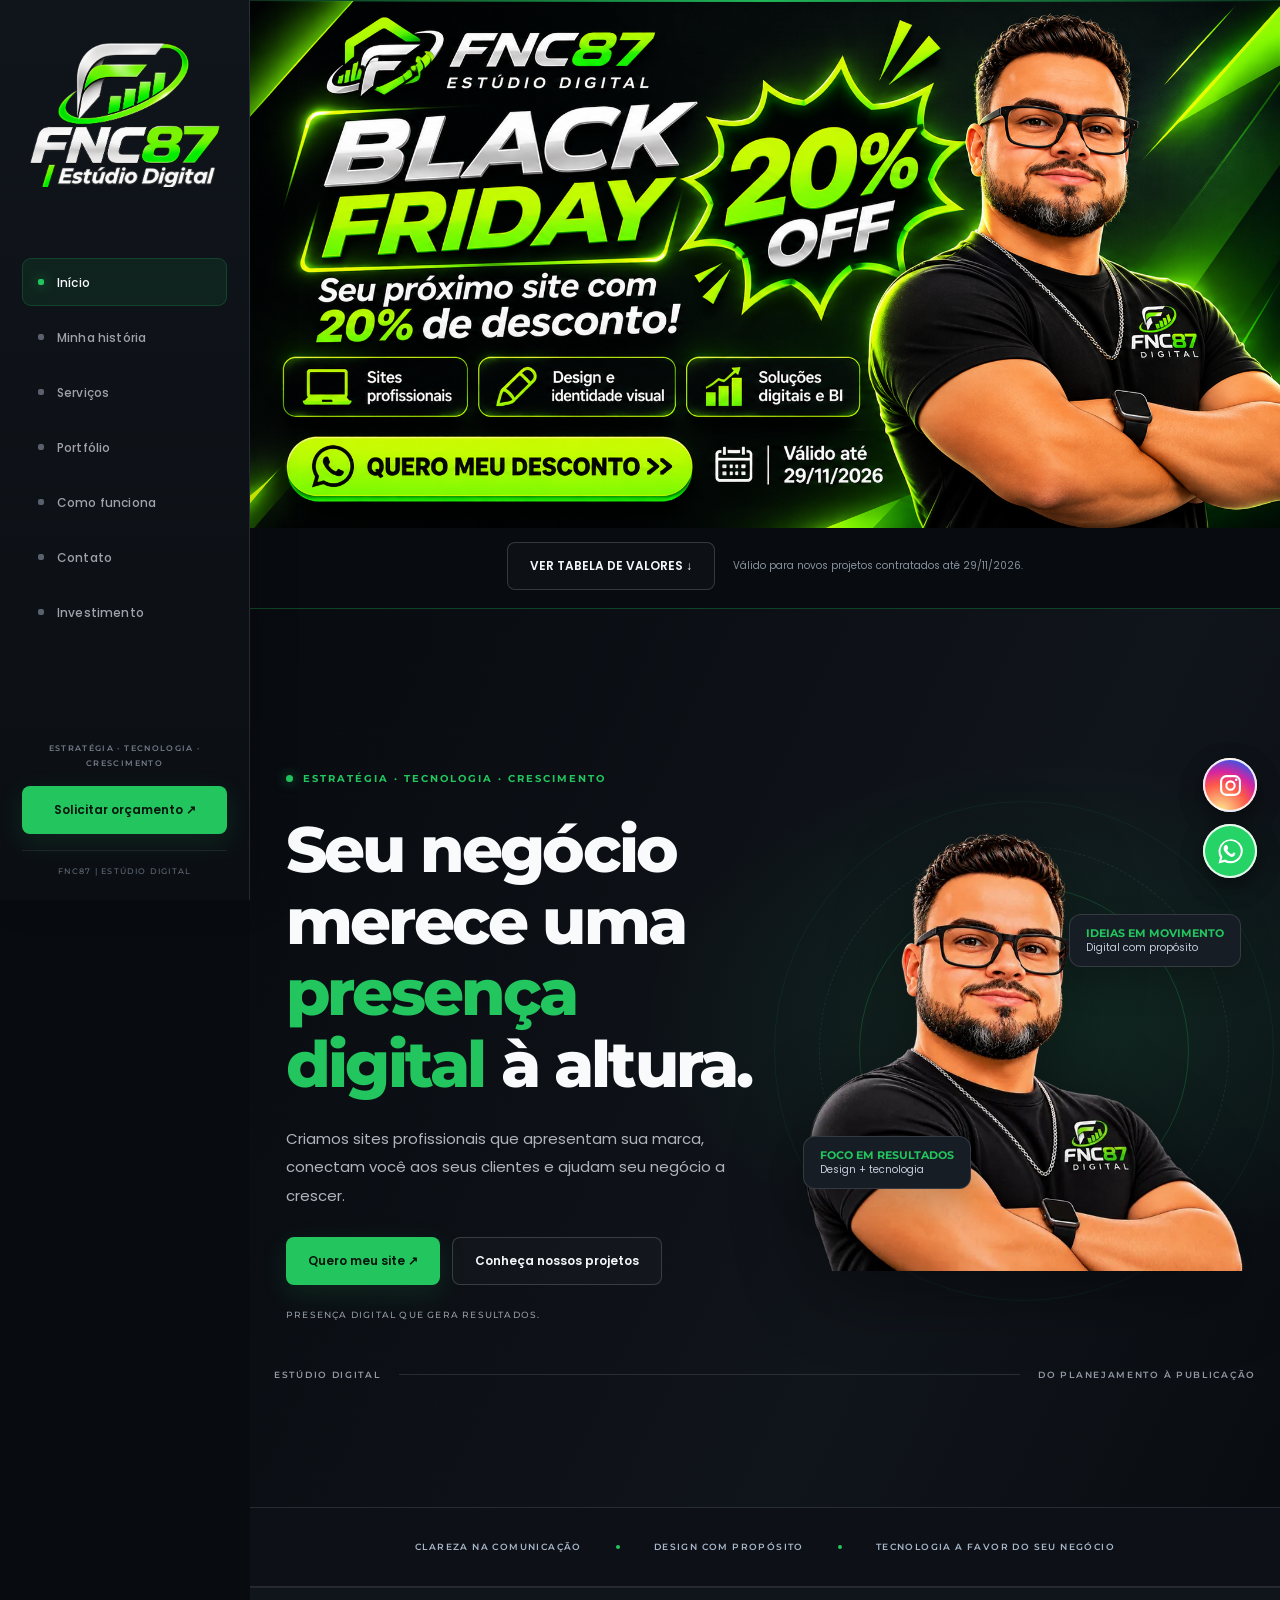
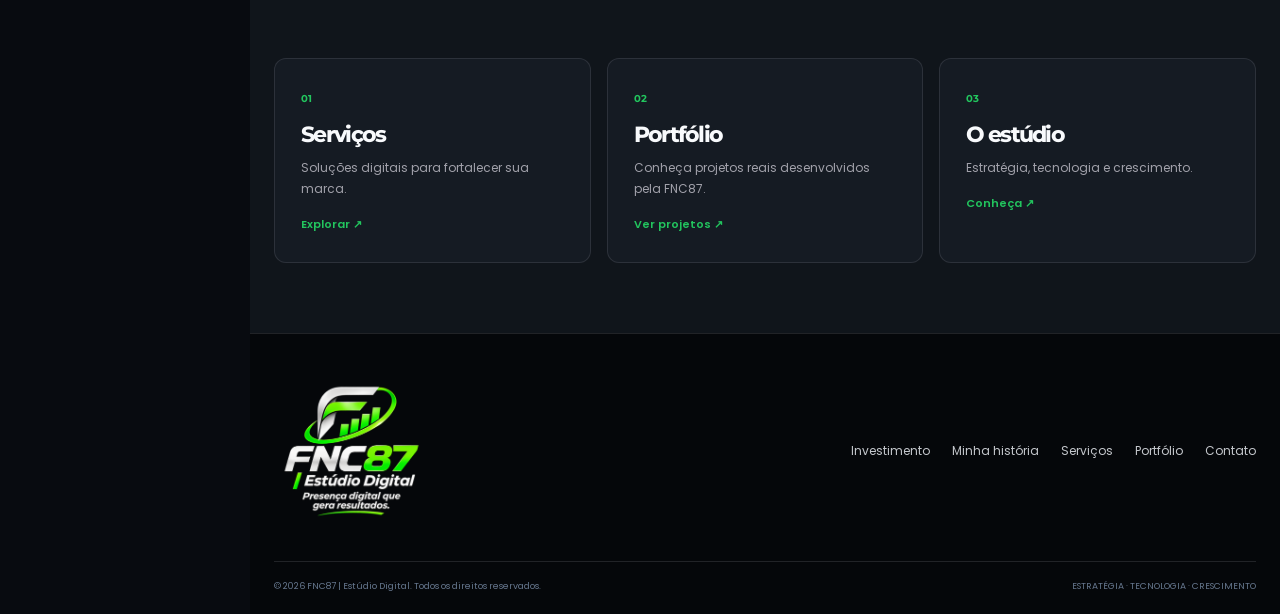
<file: index.html>
<!doctype html>
<html lang="pt-BR"><head>
<meta charset="utf-8"><meta name="viewport" content="width=device-width, initial-scale=1">
<meta name="theme-color" content="#080B10"><meta name="description" content="FNC87 | Estúdio Digital — Presença digital que gera resultados.">
<title>FNC87 | Estúdio Digital</title><link rel="icon" href="assets/simbolo-fnc87.png">
<link rel="preconnect" href="https://fonts.googleapis.com"><link rel="preconnect" href="https://fonts.gstatic.com" crossorigin>
<link href="https://fonts.googleapis.com/css2?family=Montserrat:wght@400;500;600;700;800&family=Poppins:wght@300;400;500;600;700&display=swap" rel="stylesheet"><link rel="stylesheet" href="styles.css"></head><body>
<div class="top-glow"></div>
<header class="site-header sidebar-nav"><div class="container nav-wrap">
<a class="brand brand-image" href="index.html" aria-label="FNC87 Estúdio Digital — Início"><img src="assets/FNC87_Estudio_Digital_sem_slogan.png" alt="FNC87 Estúdio Digital"></a>
<button class="menu-toggle" aria-label="Abrir menu" aria-expanded="false"><span></span><span></span><span></span></button>
<nav class="main-nav" aria-label="Navegação principal">
<a class="active" href="index.html" data-page="inicio">Início</a><a href="sobre.html" data-page="sobre">Minha história</a><a href="servicos.html" data-page="servicos">Serviços</a><a href="portfolio.html" data-page="portfolio">Portfólio</a><a href="processo.html" data-page="processo">Como funciona</a><a href="contato.html" data-page="contato">Contato</a>
<a href="investimento.html" data-page="investimento">Investimento</a></nav><div class="sidebar-bottom"><span class="sidebar-caption">ESTRATÉGIA · TECNOLOGIA · CRESCIMENTO</span><a class="button button-small button-primary header-cta" href="contato.html">Solicitar orçamento ↗</a><span class="sidebar-version">FNC87 | ESTÚDIO DIGITAL</span></div></div></header><section class="black-friday-banner black-friday-image-banner" aria-label="Black Friday FNC87 — 20% de desconto">
  <a class="black-friday-art-link" href="https://wa.me/5551992381725?text=Ol%C3%A1!%20Quero%20aproveitar%20a%20Black%20Friday%20da%20FNC87%20com%2020%25%20de%20desconto%20no%20meu%20projeto%20digital." target="_blank" rel="noopener noreferrer" aria-label="Aproveitar 20% de desconto na Black Friday FNC87 pelo WhatsApp">
    <picture>
      <source media="(max-width: 700px)" srcset="Promo%C3%A7%C3%A3o%20Black%20Friday%20FNC87%20Neon.png">
      <img src="Banner%20Black%20Friday%20FNC87%20em%20Neon.png" alt="Black Friday FNC87: 20% OFF em sites profissionais, design e soluções digitais. Válido até 29 de novembro de 2026." fetchpriority="high">
    </picture>
  </a>
  <div class="container black-friday-image-actions"><a class="button button-outline" href="investimento.html#tabela-valores">VER TABELA DE VALORES ↓</a><span>Válido para novos projetos contratados até 29/11/2026.</span></div>
</section>
<main><section class="hero section" id="inicio"><div class="hero-grid"></div><div class="container hero-layout"><div class="hero-copy"><div class="eyebrow"><i></i> ESTRATÉGIA · TECNOLOGIA · CRESCIMENTO</div><h1>Seu negócio merece uma <span>presença digital</span> à altura.</h1><p class="hero-lead">Criamos sites profissionais que apresentam sua marca, conectam você aos seus clientes e ajudam seu negócio a crescer.</p><div class="hero-actions"><a class="button button-primary" href="contato.html">Quero meu site ↗</a><a class="button button-outline" href="portfolio.html">Conheça nossos projetos</a></div><p class="hero-signature">PRESENÇA DIGITAL QUE GERA RESULTADOS.</p></div><div class="hero-art hero-avatar-art"><div class="orbit orbit-one"></div><div class="orbit orbit-two"></div><div class="orbit orbit-three"></div><img class="home-avatar" src="assets/avatar-fnc87.webp" alt="Avatar ilustrado de Fabrício Castro, fundador da FNC87 | Estúdio Digital"><div class="float-card float-top"><b>IDEIAS EM MOVIMENTO</b><span>Digital com propósito</span></div><div class="float-card float-bottom"><b>FOCO EM RESULTADOS</b><span>Design + tecnologia</span></div></div></div><div class="container hero-bottom"><span>ESTÚDIO DIGITAL</span><span class="line"></span><span>DO PLANEJAMENTO À PUBLICAÇÃO</span></div></section><section class="trust-strip"><div class="container trust-inner"><span>CLAREZA NA COMUNICAÇÃO</span><i></i><span>DESIGN COM PROPÓSITO</span><i></i><span>TECNOLOGIA A FAVOR DO SEU NEGÓCIO</span></div></section><section class="home-shortcuts"><div class="container shortcut-grid"><a href="servicos.html"><b>01</b><h2>Serviços</h2><p>Soluções digitais para fortalecer sua marca.</p><span>Explorar ↗</span></a><a href="portfolio.html"><b>02</b><h2>Portfólio</h2><p>Conheça projetos reais desenvolvidos pela FNC87.</p><span>Ver projetos ↗</span></a><a href="sobre.html"><b>03</b><h2>O estúdio</h2><p>Estratégia, tecnologia e crescimento.</p><span>Conheça ↗</span></a></div></section></main><footer class="site-footer"><div class="container footer-main"><a class="footer-brand footer-brand-complete" href="index.html"><img src="assets/logo_branding_image_on_a_transparent_background.png" alt="FNC87 | Estúdio Digital — Presença digital que gera resultados."></a><div class="footer-links"><a href="investimento.html">Investimento</a><a href="sobre.html">Minha história</a><a href="servicos.html">Serviços</a><a href="portfolio.html">Portfólio</a><a href="contato.html">Contato</a></div></div><div class="container footer-bottom"><span>© <span id="year"></span> FNC87 | Estúdio Digital. Todos os direitos reservados.</span><span>ESTRATÉGIA · TECNOLOGIA · CRESCIMENTO</span></div></footer>
  <div class="floating-social" aria-label="Redes sociais da FNC87" style="position:fixed!important;right:22px!important;bottom:22px!important;left:auto!important;top:auto!important;z-index:2147483000!important;display:flex!important;flex-direction:column!important;align-items:center!important;gap:12px!important;width:56px!important;height:auto!important;max-width:56px!important;pointer-events:auto!important;">
    <a class="floating-social__link floating-social__instagram" href="https://www.instagram.com/fnc87_estudio_digital/" target="_blank" rel="noopener noreferrer" aria-label="Instagram FNC87" title="Instagram" style="display:flex!important;position:relative!important;flex:none!important;width:54px!important;height:54px!important;min-width:54px!important;min-height:54px!important;max-width:54px!important;max-height:54px!important;border-radius:50%!important;align-items:center!important;justify-content:center!important;overflow:hidden!important;color:#fff!important;background:radial-gradient(circle at 30% 105%,#fdf497 0%,#fd5949 45%,#d6249f 65%,#285AEB 90%)!important;">
      <svg xmlns="http://www.w3.org/2000/svg" width="25" height="25" viewBox="0 0 24 24" aria-hidden="true" style="display:block!important;width:25px!important;height:25px!important;min-width:25px!important;max-width:25px!important;min-height:25px!important;max-height:25px!important;position:static!important;transform:none!important;flex:none!important"><rect x="3" y="3" width="18" height="18" rx="5" fill="none" stroke="currentColor" stroke-width="2"/><circle cx="12" cy="12" r="4" fill="none" stroke="currentColor" stroke-width="2"/><circle cx="17.5" cy="6.5" r="1.2" fill="currentColor"/></svg>
    </a>
    <a class="floating-social__link floating-social__whatsapp" href="https://wa.me/5551992381725?text=Ol%C3%A1!%20Quero%20conhecer%20os%20servi%C3%A7os%20da%20FNC87." target="_blank" rel="noopener noreferrer" aria-label="WhatsApp FNC87" title="WhatsApp" style="display:flex!important;position:relative!important;flex:none!important;width:54px!important;height:54px!important;min-width:54px!important;min-height:54px!important;max-width:54px!important;max-height:54px!important;border-radius:50%!important;align-items:center!important;justify-content:center!important;overflow:hidden!important;color:#fff!important;background:#25D366!important;">
      <svg xmlns="http://www.w3.org/2000/svg" width="25" height="25" viewBox="0 0 24 24" aria-hidden="true" style="display:block!important;width:25px!important;height:25px!important;min-width:25px!important;max-width:25px!important;min-height:25px!important;max-height:25px!important;position:static!important;transform:none!important;flex:none!important"><path fill="currentColor" d="M20.5 3.5A11.8 11.8 0 0 0 2 17.7L.5 23.5l5.9-1.5A11.8 11.8 0 0 0 12 23.2h.1A11.7 11.7 0 0 0 20.5 3.5ZM12.1 21.2a9.7 9.7 0 0 1-4.9-1.3l-.4-.2-3.5.9.9-3.4-.2-.4a9.7 9.7 0 1 1 8.1 4.4Zm5.3-7.3c-.3-.2-1.7-.9-2-.9s-.5-.2-.7.2-.8.9-1 1.1-.4.2-.7.1a8 8 0 0 1-2.4-1.5 9 9 0 0 1-1.7-2.1c-.2-.3 0-.5.1-.6l.5-.6.3-.5c.1-.2 0-.4 0-.6s-.7-1.6-1-2.2c-.2-.5-.5-.5-.7-.5h-.6c-.2 0-.6.1-.9.4s-1.2 1.2-1.2 2.8 1.2 3.2 1.4 3.4a11 11 0 0 0 4.2 4c.6.3 1.1.5 1.5.6.6.2 1.2.2 1.6.1.5-.1 1.7-.7 1.9-1.4.2-.7.2-1.3.2-1.4s-.2-.2-.5-.4Z"/></svg>
    </a>
  </div>
  <script src="script.js"></script>
</body>
</html>

<script src="script.js"></script></body></html>  <div class="floating-social" aria-label="Redes sociais da FNC87" style="position:fixed!important;right:22px!important;bottom:22px!important;left:auto!important;top:auto!important;z-index:2147483000!important;display:flex!important;flex-direction:column!important;align-items:center!important;gap:12px!important;width:56px!important;height:auto!important;max-width:56px!important;pointer-events:auto!important;">
    <a class="floating-social__link floating-social__instagram" href="https://www.instagram.com/fnc87_estudio_digital/" target="_blank" rel="noopener noreferrer" aria-label="Instagram FNC87" title="Instagram" style="display:flex!important;position:relative!important;flex:none!important;width:54px!important;height:54px!important;min-width:54px!important;min-height:54px!important;max-width:54px!important;max-height:54px!important;border-radius:50%!important;align-items:center!important;justify-content:center!important;overflow:hidden!important;color:#fff!important;background:radial-gradient(circle at 30% 105%,#fdf497 0%,#fd5949 45%,#d6249f 65%,#285AEB 90%)!important;">
      <svg xmlns="http://www.w3.org/2000/svg" width="25" height="25" viewBox="0 0 24 24" aria-hidden="true" style="display:block!important;width:25px!important;height:25px!important;min-width:25px!important;max-width:25px!important;min-height:25px!important;max-height:25px!important;position:static!important;transform:none!important;flex:none!important"><rect x="3" y="3" width="18" height="18" rx="5" fill="none" stroke="currentColor" stroke-width="2"/><circle cx="12" cy="12" r="4" fill="none" stroke="currentColor" stroke-width="2"/><circle cx="17.5" cy="6.5" r="1.2" fill="currentColor"/></svg>
    </a>
    <a class="floating-social__link floating-social__whatsapp" href="https://wa.me/5551992381725?text=Ol%C3%A1!%20Quero%20conhecer%20os%20servi%C3%A7os%20da%20FNC87." target="_blank" rel="noopener noreferrer" aria-label="WhatsApp FNC87" title="WhatsApp" style="display:flex!important;position:relative!important;flex:none!important;width:54px!important;height:54px!important;min-width:54px!important;min-height:54px!important;max-width:54px!important;max-height:54px!important;border-radius:50%!important;align-items:center!important;justify-content:center!important;overflow:hidden!important;color:#fff!important;background:#25D366!important;">
      <svg xmlns="http://www.w3.org/2000/svg" width="25" height="25" viewBox="0 0 24 24" aria-hidden="true" style="display:block!important;width:25px!important;height:25px!important;min-width:25px!important;max-width:25px!important;min-height:25px!important;max-height:25px!important;position:static!important;transform:none!important;flex:none!important"><path fill="currentColor" d="M20.5 3.5A11.8 11.8 0 0 0 2 17.7L.5 23.5l5.9-1.5A11.8 11.8 0 0 0 12 23.2h.1A11.7 11.7 0 0 0 20.5 3.5ZM12.1 21.2a9.7 9.7 0 0 1-4.9-1.3l-.4-.2-3.5.9.9-3.4-.2-.4a9.7 9.7 0 1 1 8.1 4.4Zm5.3-7.3c-.3-.2-1.7-.9-2-.9s-.5-.2-.7.2-.8.9-1 1.1-.4.2-.7.1a8 8 0 0 1-2.4-1.5 9 9 0 0 1-1.7-2.1c-.2-.3 0-.5.1-.6l.5-.6.3-.5c.1-.2 0-.4 0-.6s-.7-1.6-1-2.2c-.2-.5-.5-.5-.7-.5h-.6c-.2 0-.6.1-.9.4s-1.2 1.2-1.2 2.8 1.2 3.2 1.4 3.4a11 11 0 0 0 4.2 4c.6.3 1.1.5 1.5.6.6.2 1.2.2 1.6.1.5-.1 1.7-.7 1.9-1.4.2-.7.2-1.3.2-1.4s-.2-.2-.5-.4Z"/></svg>
    </a>
  </div>
  <script src="script.js"></script>
</body>
</html>
<script src="script.js"></script></body></html>
</file>
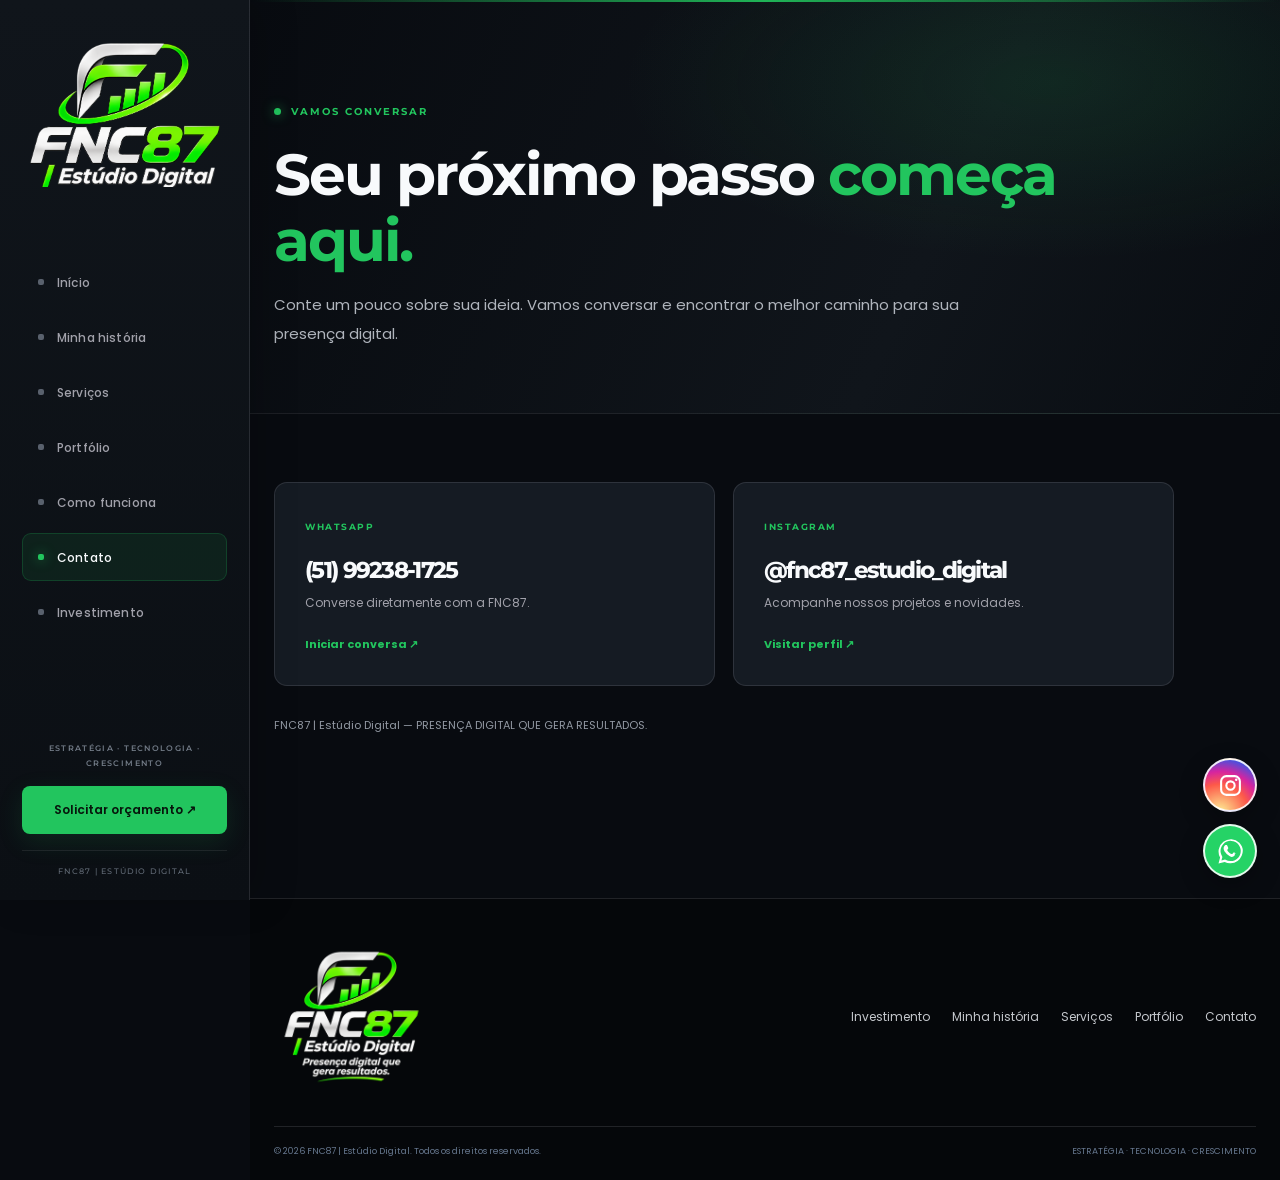
<file: contato.html>
<!doctype html>
<html lang="pt-BR"><head>
<meta charset="utf-8"><meta name="viewport" content="width=device-width, initial-scale=1">
<meta name="theme-color" content="#080B10"><meta name="description" content="FNC87 | Estúdio Digital — Presença digital que gera resultados.">
<title>Contato | FNC87</title><link rel="icon" href="assets/simbolo-fnc87.png">
<link rel="preconnect" href="https://fonts.googleapis.com"><link rel="preconnect" href="https://fonts.gstatic.com" crossorigin>
<link href="https://fonts.googleapis.com/css2?family=Montserrat:wght@400;500;600;700;800&family=Poppins:wght@300;400;500;600;700&display=swap" rel="stylesheet"><link rel="stylesheet" href="styles.css"></head><body>
<div class="top-glow"></div>
<header class="site-header sidebar-nav"><div class="container nav-wrap">
<a class="brand brand-image" href="index.html" aria-label="FNC87 Estúdio Digital — Início"><img src="assets/FNC87_Estudio_Digital_sem_slogan.png" alt="FNC87 Estúdio Digital"></a>
<button class="menu-toggle" aria-label="Abrir menu" aria-expanded="false"><span></span><span></span><span></span></button>
<nav class="main-nav" aria-label="Navegação principal">
<a href="index.html" data-page="inicio">Início</a><a href="sobre.html" data-page="sobre">Minha história</a><a href="servicos.html" data-page="servicos">Serviços</a><a href="portfolio.html" data-page="portfolio">Portfólio</a><a href="processo.html" data-page="processo">Como funciona</a><a class="active" href="contato.html" data-page="contato">Contato</a>
<a href="investimento.html" data-page="investimento">Investimento</a></nav><div class="sidebar-bottom"><span class="sidebar-caption">ESTRATÉGIA · TECNOLOGIA · CRESCIMENTO</span><a class="button button-small button-primary header-cta" href="contato.html">Solicitar orçamento ↗</a><span class="sidebar-version">FNC87 | ESTÚDIO DIGITAL</span></div></div></header>
<main class="inner-page page-contato"><section class="page-hero"><div class="container"><div class="eyebrow"><i></i>VAMOS CONVERSAR</div><h1>Seu próximo passo <span>começa aqui.</span></h1><p class="page-lead">Conte um pouco sobre sua ideia. Vamos conversar e encontrar o melhor caminho para sua presença digital.</p></div></section><section class="page-content"><div class="container"><div class="contact-grid"><a class="contact-card" href="https://wa.me/5551992381725?text=Ol%C3%A1!%20Quero%20conhecer%20os%20servi%C3%A7os%20da%20FNC87." target="_blank" rel="noopener"><span>WHATSAPP</span><h2>(51) 99238-1725</h2><p>Converse diretamente com a FNC87.</p><b>Iniciar conversa ↗</b></a><a class="contact-card" href="https://www.instagram.com/fnc87_estudio_digital/" target="_blank" rel="noopener"><span>INSTAGRAM</span><h2>@fnc87_estudio_digital</h2><p>Acompanhe nossos projetos e novidades.</p><b>Visitar perfil ↗</b></a></div><p class="contact-note">FNC87 | Estúdio Digital — PRESENÇA DIGITAL QUE GERA RESULTADOS.</p></div></section></main><footer class="site-footer"><div class="container footer-main"><a class="footer-brand footer-brand-complete" href="index.html"><img src="assets/logo_branding_image_on_a_transparent_background.png" alt="FNC87 | Estúdio Digital — Presença digital que gera resultados."></a><div class="footer-links"><a href="investimento.html">Investimento</a><a href="sobre.html">Minha história</a><a href="servicos.html">Serviços</a><a href="portfolio.html">Portfólio</a><a href="contato.html">Contato</a></div></div><div class="container footer-bottom"><span>© <span id="year"></span> FNC87 | Estúdio Digital. Todos os direitos reservados.</span><span>ESTRATÉGIA · TECNOLOGIA · CRESCIMENTO</span></div></footer>
  <div class="floating-social" aria-label="Redes sociais da FNC87" style="position:fixed!important;right:22px!important;bottom:22px!important;left:auto!important;top:auto!important;z-index:2147483000!important;display:flex!important;flex-direction:column!important;align-items:center!important;gap:12px!important;width:56px!important;height:auto!important;max-width:56px!important;pointer-events:auto!important;">
    <a class="floating-social__link floating-social__instagram" href="https://www.instagram.com/fnc87_estudio_digital/" target="_blank" rel="noopener noreferrer" aria-label="Instagram FNC87" title="Instagram" style="display:flex!important;position:relative!important;flex:none!important;width:54px!important;height:54px!important;min-width:54px!important;min-height:54px!important;max-width:54px!important;max-height:54px!important;border-radius:50%!important;align-items:center!important;justify-content:center!important;overflow:hidden!important;color:#fff!important;background:radial-gradient(circle at 30% 105%,#fdf497 0%,#fd5949 45%,#d6249f 65%,#285AEB 90%)!important;">
      <svg xmlns="http://www.w3.org/2000/svg" width="25" height="25" viewBox="0 0 24 24" aria-hidden="true" style="display:block!important;width:25px!important;height:25px!important;min-width:25px!important;max-width:25px!important;min-height:25px!important;max-height:25px!important;position:static!important;transform:none!important;flex:none!important"><rect x="3" y="3" width="18" height="18" rx="5" fill="none" stroke="currentColor" stroke-width="2"/><circle cx="12" cy="12" r="4" fill="none" stroke="currentColor" stroke-width="2"/><circle cx="17.5" cy="6.5" r="1.2" fill="currentColor"/></svg>
    </a>
    <a class="floating-social__link floating-social__whatsapp" href="https://wa.me/5551992381725?text=Ol%C3%A1!%20Quero%20conhecer%20os%20servi%C3%A7os%20da%20FNC87." target="_blank" rel="noopener noreferrer" aria-label="WhatsApp FNC87" title="WhatsApp" style="display:flex!important;position:relative!important;flex:none!important;width:54px!important;height:54px!important;min-width:54px!important;min-height:54px!important;max-width:54px!important;max-height:54px!important;border-radius:50%!important;align-items:center!important;justify-content:center!important;overflow:hidden!important;color:#fff!important;background:#25D366!important;">
      <svg xmlns="http://www.w3.org/2000/svg" width="25" height="25" viewBox="0 0 24 24" aria-hidden="true" style="display:block!important;width:25px!important;height:25px!important;min-width:25px!important;max-width:25px!important;min-height:25px!important;max-height:25px!important;position:static!important;transform:none!important;flex:none!important"><path fill="currentColor" d="M20.5 3.5A11.8 11.8 0 0 0 2 17.7L.5 23.5l5.9-1.5A11.8 11.8 0 0 0 12 23.2h.1A11.7 11.7 0 0 0 20.5 3.5ZM12.1 21.2a9.7 9.7 0 0 1-4.9-1.3l-.4-.2-3.5.9.9-3.4-.2-.4a9.7 9.7 0 1 1 8.1 4.4Zm5.3-7.3c-.3-.2-1.7-.9-2-.9s-.5-.2-.7.2-.8.9-1 1.1-.4.2-.7.1a8 8 0 0 1-2.4-1.5 9 9 0 0 1-1.7-2.1c-.2-.3 0-.5.1-.6l.5-.6.3-.5c.1-.2 0-.4 0-.6s-.7-1.6-1-2.2c-.2-.5-.5-.5-.7-.5h-.6c-.2 0-.6.1-.9.4s-1.2 1.2-1.2 2.8 1.2 3.2 1.4 3.4a11 11 0 0 0 4.2 4c.6.3 1.1.5 1.5.6.6.2 1.2.2 1.6.1.5-.1 1.7-.7 1.9-1.4.2-.7.2-1.3.2-1.4s-.2-.2-.5-.4Z"/></svg>
    </a>
  </div>
  <script src="script.js"></script>
</body>
</html>

<script src="script.js"></script></body></html>
</file>
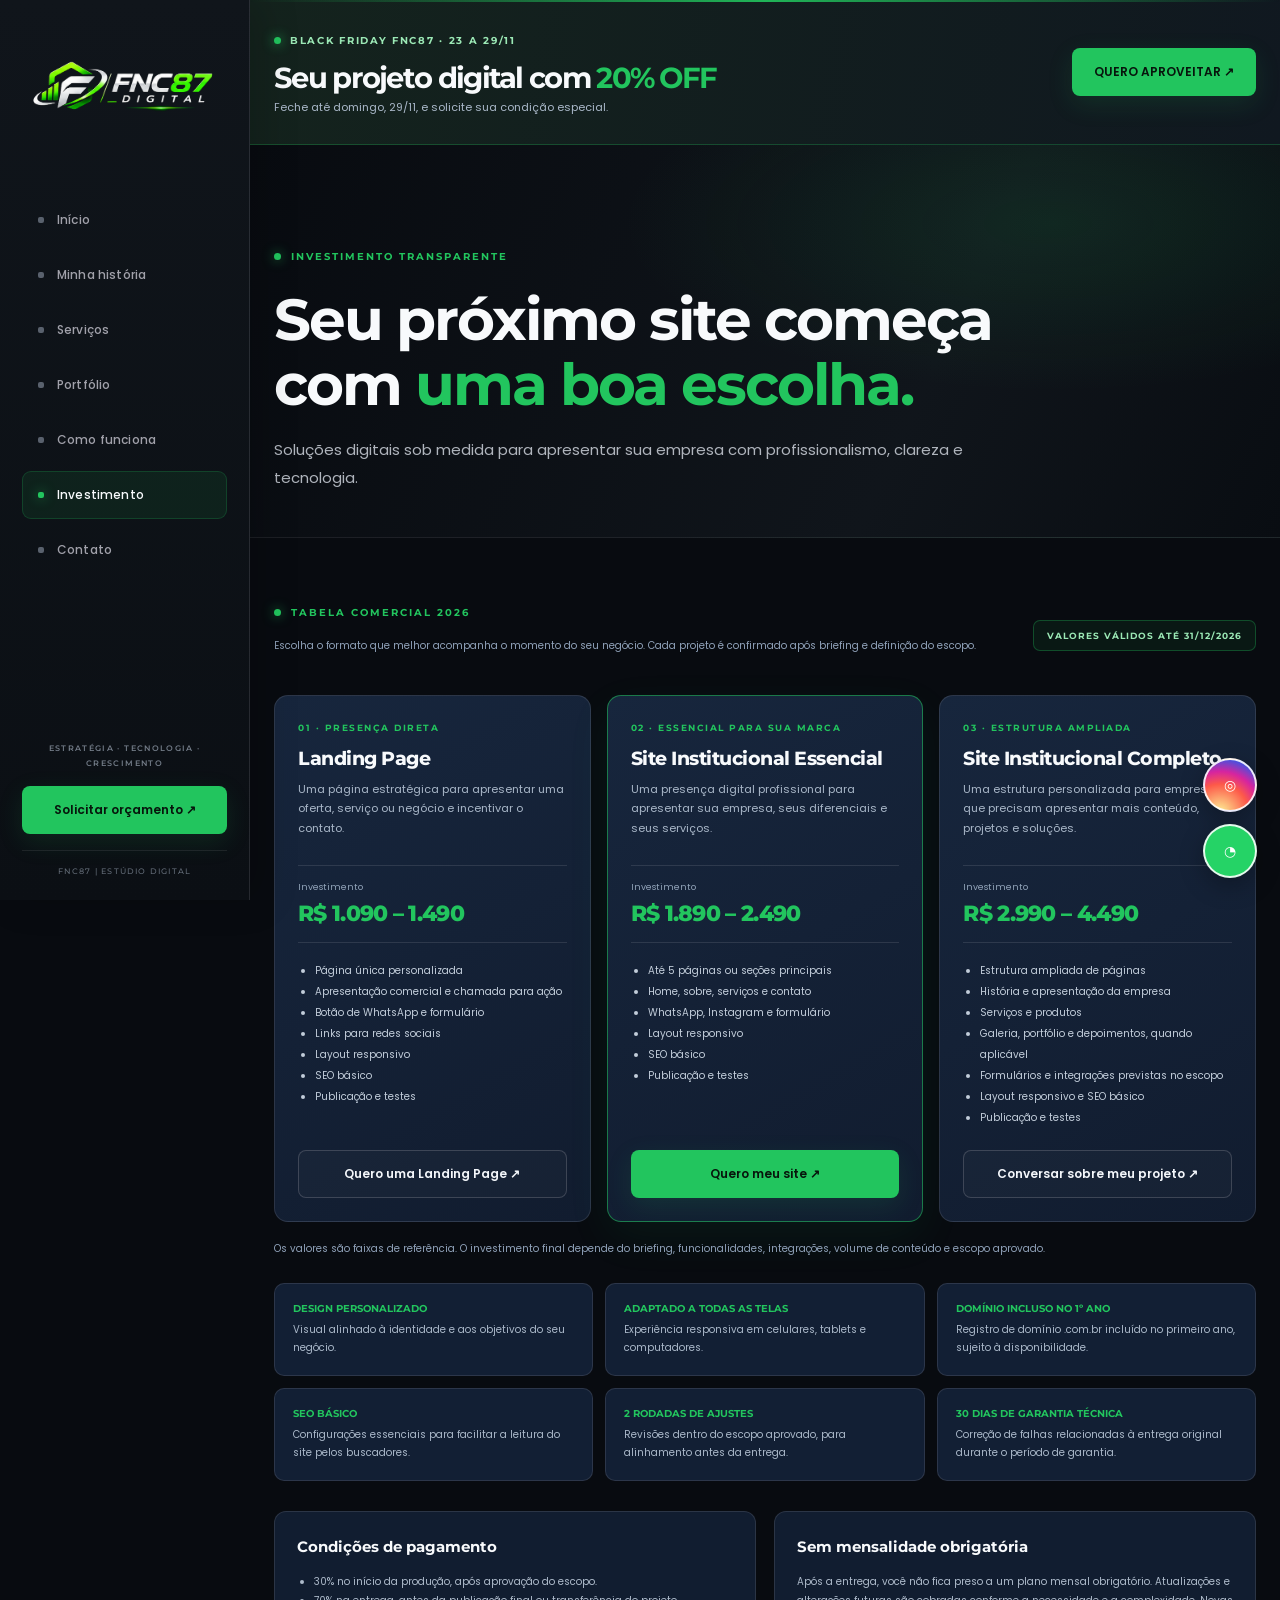
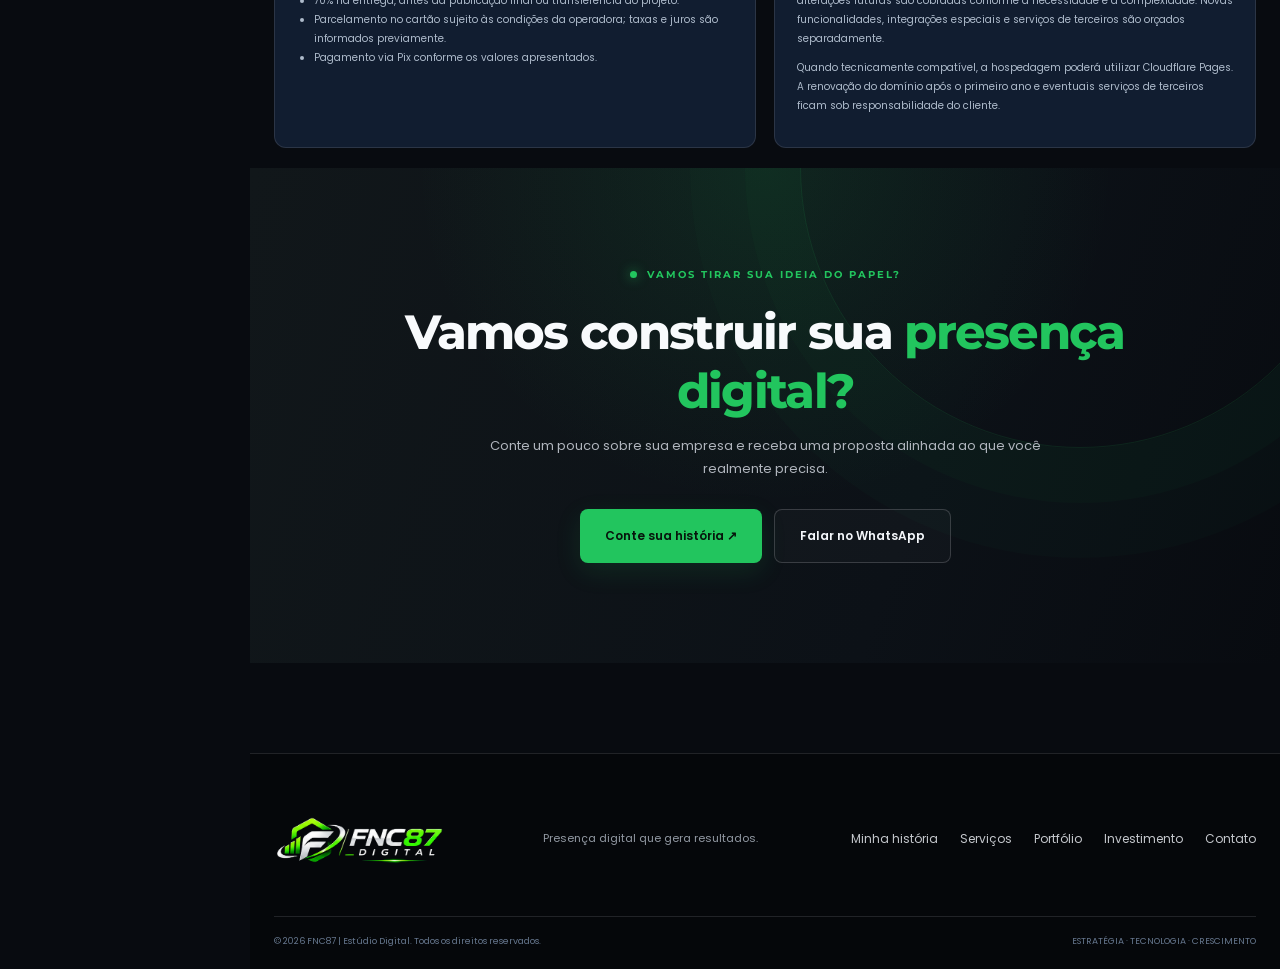
<file: investimento.html>
<!doctype html>
<html lang="pt-BR">
<head>
<meta charset="utf-8"><meta name="viewport" content="width=device-width, initial-scale=1">
<meta name="theme-color" content="#080B10">
<meta name="description" content="Conheça os investimentos para criação de Landing Pages e sites institucionais com a FNC87 | Estúdio Digital. Preços 2026 válidos até 31/12.">
<title>Investimento | FNC87 | Estúdio Digital</title>
<link rel="icon" href="assets/simbolo-fnc87.png">
<link rel="preconnect" href="https://fonts.googleapis.com"><link rel="preconnect" href="https://fonts.gstatic.com" crossorigin>
<link href="https://fonts.googleapis.com/css2?family=Montserrat:wght@400;500;600;700;800&family=Poppins:wght@300;400;500;600;700&display=swap" rel="stylesheet">
<link rel="stylesheet" href="styles.css">
</head>
<body>
<div class="top-glow"></div>
<header class="site-header sidebar-nav"><div class="container nav-wrap">
<a class="brand" href="index.html"><img src="assets/logo-fnc87-horizontal.png" alt="FNC87 | Estúdio Digital"></a>
<button class="menu-toggle" aria-label="Abrir menu" aria-expanded="false"><span></span><span></span><span></span></button>
<nav class="main-nav" aria-label="Navegação principal">
<a href="index.html" data-page="inicio">Início</a><a href="sobre.html" data-page="sobre">Minha história</a><a href="servicos.html" data-page="servicos">Serviços</a><a href="portfolio.html" data-page="portfolio">Portfólio</a><a href="processo.html" data-page="processo">Como funciona</a><a class="active" href="investimento.html" data-page="investimento">Investimento</a><a href="contato.html" data-page="contato">Contato</a>
</nav><div class="sidebar-bottom"><span class="sidebar-caption">ESTRATÉGIA · TECNOLOGIA · CRESCIMENTO</span><a class="button button-small button-primary header-cta" href="contato.html">Solicitar orçamento ↗</a><span class="sidebar-version">FNC87 | ESTÚDIO DIGITAL</span></div>
</div></header>
<main class="inner-page page-investimento"><section class="black-friday-strip" aria-label="Black Friday FNC87">
  <div class="container black-friday-strip-inner">
    <div><span class="black-friday-kicker"><i></i> BLACK FRIDAY FNC87 · 23 A 29/11</span><h2>Seu projeto digital com <strong>20% OFF</strong></h2><p>Feche até domingo, 29/11, e solicite sua condição especial.</p></div>
    <a class="button button-primary" href="https://wa.me/5551992381725?text=Ol%C3%A1!%20Quero%20aproveitar%20a%20Black%20Friday%20da%20FNC87%20com%2020%25%20de%20desconto%20no%20meu%20projeto%20digital." target="_blank" rel="noopener noreferrer">QUERO APROVEITAR ↗</a>
  </div>
</section>

<section class="page-hero"><div class="container">
<div class="eyebrow"><i></i>INVESTIMENTO TRANSPARENTE</div>
<h1>Seu próximo site começa com <span>uma boa escolha.</span></h1>
<p class="page-lead">Soluções digitais sob medida para apresentar sua empresa com profissionalismo, clareza e tecnologia.</p>
</div></section>
<section class="page-content"><div class="container">
<div class="pricing-intro"><div><div class="eyebrow"><i></i>TABELA COMERCIAL 2026</div><p class="pricing-note">Escolha o formato que melhor acompanha o momento do seu negócio. Cada projeto é confirmado após briefing e definição do escopo.</p></div><span class="pricing-validity">VALORES VÁLIDOS ATÉ 31/12/2026</span></div>
<div class="pricing-grid" id="tabela-valores">
<article class="pricing-card"><span class="pricing-label">01 · PRESENÇA DIRETA</span><h2>Landing Page</h2><p class="pricing-desc">Uma página estratégica para apresentar uma oferta, serviço ou negócio e incentivar o contato.</p><div class="pricing-value"><small>Investimento</small><strong>R$ 1.090 – 1.490</strong></div><ul><li>Página única personalizada</li><li>Apresentação comercial e chamada para ação</li><li>Botão de WhatsApp e formulário</li><li>Links para redes sociais</li><li>Layout responsivo</li><li>SEO básico</li><li>Publicação e testes</li></ul><a class="button button-outline" href="https://wa.me/5551992381725?text=Ol%C3%A1!%20Quero%20um%20or%C3%A7amento%20de%20Landing%20Page%20com%20a%20FNC87." target="_blank" rel="noopener">Quero uma Landing Page ↗</a></article>
<article class="pricing-card featured"><span class="pricing-label">02 · ESSENCIAL PARA SUA MARCA</span><h2>Site Institucional Essencial</h2><p class="pricing-desc">Uma presença digital profissional para apresentar sua empresa, seus diferenciais e seus serviços.</p><div class="pricing-value"><small>Investimento</small><strong>R$ 1.890 – 2.490</strong></div><ul><li>Até 5 páginas ou seções principais</li><li>Home, sobre, serviços e contato</li><li>WhatsApp, Instagram e formulário</li><li>Layout responsivo</li><li>SEO básico</li><li>Publicação e testes</li></ul><a class="button button-primary" href="https://wa.me/5551992381725?text=Ol%C3%A1!%20Quero%20um%20or%C3%A7amento%20de%20Site%20Institucional%20Essencial%20com%20a%20FNC87." target="_blank" rel="noopener">Quero meu site ↗</a></article>
<article class="pricing-card"><span class="pricing-label">03 · ESTRUTURA AMPLIADA</span><h2>Site Institucional Completo</h2><p class="pricing-desc">Uma estrutura personalizada para empresas que precisam apresentar mais conteúdo, projetos e soluções.</p><div class="pricing-value"><small>Investimento</small><strong>R$ 2.990 – 4.490</strong></div><ul><li>Estrutura ampliada de páginas</li><li>História e apresentação da empresa</li><li>Serviços e produtos</li><li>Galeria, portfólio e depoimentos, quando aplicável</li><li>Formulários e integrações previstas no escopo</li><li>Layout responsivo e SEO básico</li><li>Publicação e testes</li></ul><a class="button button-outline" href="https://wa.me/5551992381725?text=Ol%C3%A1!%20Quero%20um%20or%C3%A7amento%20de%20Site%20Institucional%20Completo%20com%20a%20FNC87." target="_blank" rel="noopener">Conversar sobre meu projeto ↗</a></article>
</div>
<p class="pricing-note">Os valores são faixas de referência. O investimento final depende do briefing, funcionalidades, integrações, volume de conteúdo e escopo aprovado.</p>
<div class="pricing-includes">
<article><b>DESIGN PERSONALIZADO</b><p>Visual alinhado à identidade e aos objetivos do seu negócio.</p></article>
<article><b>ADAPTADO A TODAS AS TELAS</b><p>Experiência responsiva em celulares, tablets e computadores.</p></article>
<article><b>DOMÍNIO INCLUSO NO 1º ANO</b><p>Registro de domínio .com.br incluído no primeiro ano, sujeito à disponibilidade.</p></article>
<article><b>SEO BÁSICO</b><p>Configurações essenciais para facilitar a leitura do site pelos buscadores.</p></article>
<article><b>2 RODADAS DE AJUSTES</b><p>Revisões dentro do escopo aprovado, para alinhamento antes da entrega.</p></article>
<article><b>30 DIAS DE GARANTIA TÉCNICA</b><p>Correção de falhas relacionadas à entrega original durante o período de garantia.</p></article>
</div>
<div class="pricing-conditions">
<article class="pricing-condition"><h3>Condições de pagamento</h3><ul><li>30% no início da produção, após aprovação do escopo.</li><li>70% na entrega, antes da publicação final ou transferência do projeto.</li><li>Parcelamento no cartão sujeito às condições da operadora; taxas e juros são informados previamente.</li><li>Pagamento via Pix conforme os valores apresentados.</li></ul></article>
<article class="pricing-condition"><h3>Sem mensalidade obrigatória</h3><p>Após a entrega, você não fica preso a um plano mensal obrigatório. Atualizações e alterações futuras são cobradas conforme a necessidade e a complexidade. Novas funcionalidades, integrações especiais e serviços de terceiros são orçados separadamente.</p><p>Quando tecnicamente compatível, a hospedagem poderá utilizar Cloudflare Pages. A renovação do domínio após o primeiro ano e eventuais serviços de terceiros ficam sob responsabilidade do cliente.</p></article>
</div>
</div></section>
<section class="cta-section"><div class="cta-orbit"></div><div class="container cta-content"><div class="eyebrow"><i></i>VAMOS TIRAR SUA IDEIA DO PAPEL?</div><h2>Vamos construir sua <span>presença digital?</span></h2><p>Conte um pouco sobre sua empresa e receba uma proposta alinhada ao que você realmente precisa.</p><div class="cta-actions"><a class="button button-primary button-large" href="https://fnc87-briefing.pages.dev/" target="_blank" rel="noopener">Conte sua história ↗</a><a class="button button-outline button-large" href="https://wa.me/5551992381725?text=Ol%C3%A1!%20Quero%20conversar%20sobre%20um%20site%20com%20a%20FNC87." target="_blank" rel="noopener">Falar no WhatsApp</a></div></div></section>
</main>
<footer class="site-footer"><div class="container footer-main"><a class="footer-brand" href="index.html"><img src="assets/logo-fnc87-horizontal.png" alt="FNC87"></a><p>Presença digital que gera resultados.</p><div class="footer-links"><a href="sobre.html">Minha história</a><a href="servicos.html">Serviços</a><a href="portfolio.html">Portfólio</a><a href="investimento.html">Investimento</a><a href="contato.html">Contato</a></div></div><div class="container footer-bottom"><span>© <span id="year"></span> FNC87 | Estúdio Digital. Todos os direitos reservados.</span><span>ESTRATÉGIA · TECNOLOGIA · CRESCIMENTO</span></div></footer>
<div class="floating-social" aria-label="Redes sociais da FNC87" style="position:fixed!important;right:22px!important;bottom:22px!important;left:auto!important;top:auto!important;z-index:2147483000!important;display:flex!important;flex-direction:column!important;align-items:center!important;gap:12px!important;width:56px!important;height:auto!important;max-width:56px!important;pointer-events:auto!important;">
<a class="floating-social__link floating-social__instagram" href="https://www.instagram.com/fnc87_estudio_digital/" target="_blank" rel="noopener noreferrer" aria-label="Instagram FNC87" title="Instagram" style="display:flex!important;position:relative!important;flex:none!important;width:54px!important;height:54px!important;min-width:54px!important;min-height:54px!important;max-width:54px!important;max-height:54px!important;border-radius:50%!important;align-items:center!important;justify-content:center!important;overflow:hidden!important;color:#fff!important;background:radial-gradient(circle at 30% 105%,#fdf497 0%,#fd5949 45%,#d6249f 65%,#285AEB 90%)!important;"><span aria-hidden="true">◎</span></a>
<a class="floating-social__link floating-social__whatsapp" href="https://wa.me/5551992381725" target="_blank" rel="noopener noreferrer" aria-label="WhatsApp FNC87" title="WhatsApp" style="display:flex!important;position:relative!important;flex:none!important;width:54px!important;height:54px!important;min-width:54px!important;min-height:54px!important;max-width:54px!important;max-height:54px!important;border-radius:50%!important;align-items:center!important;justify-content:center!important;overflow:hidden!important;color:#fff!important;background:#25D366!important;"><span aria-hidden="true">◔</span></a>
</div>
<script src="script.js"></script>
</body></html>
</file>
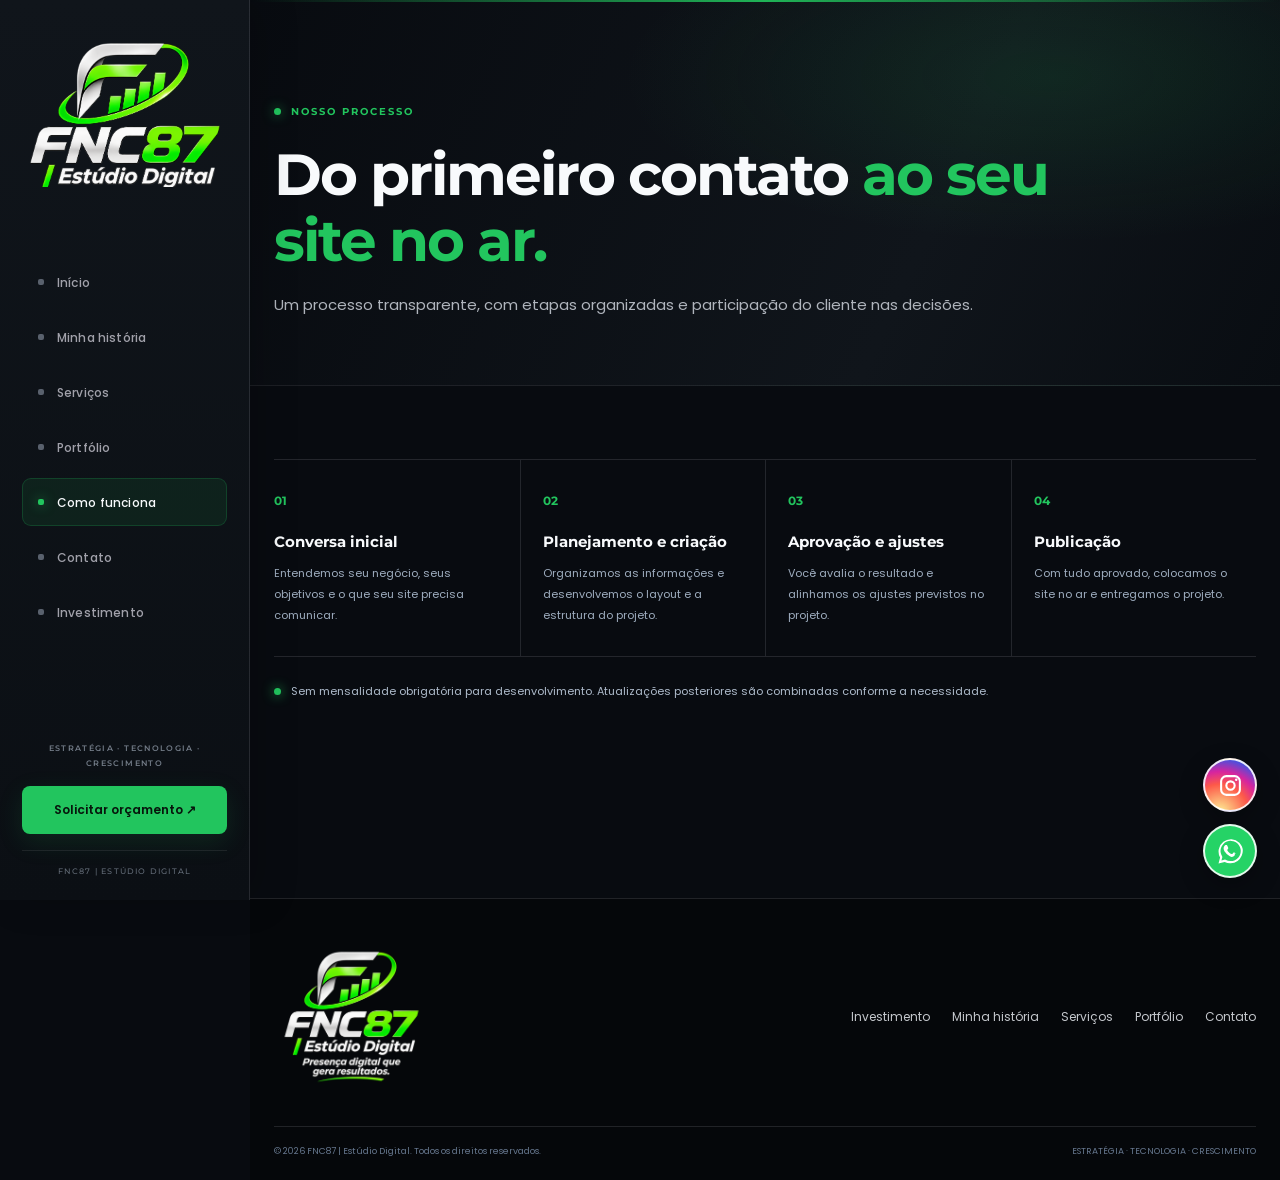
<file: processo.html>
<!doctype html>
<html lang="pt-BR"><head>
<meta charset="utf-8"><meta name="viewport" content="width=device-width, initial-scale=1">
<meta name="theme-color" content="#080B10"><meta name="description" content="FNC87 | Estúdio Digital — Presença digital que gera resultados.">
<title>Como funciona | FNC87</title><link rel="icon" href="assets/simbolo-fnc87.png">
<link rel="preconnect" href="https://fonts.googleapis.com"><link rel="preconnect" href="https://fonts.gstatic.com" crossorigin>
<link href="https://fonts.googleapis.com/css2?family=Montserrat:wght@400;500;600;700;800&family=Poppins:wght@300;400;500;600;700&display=swap" rel="stylesheet"><link rel="stylesheet" href="styles.css"></head><body>
<div class="top-glow"></div>
<header class="site-header sidebar-nav"><div class="container nav-wrap">
<a class="brand brand-image" href="index.html" aria-label="FNC87 Estúdio Digital — Início"><img src="assets/FNC87_Estudio_Digital_sem_slogan.png" alt="FNC87 Estúdio Digital"></a>
<button class="menu-toggle" aria-label="Abrir menu" aria-expanded="false"><span></span><span></span><span></span></button>
<nav class="main-nav" aria-label="Navegação principal">
<a href="index.html" data-page="inicio">Início</a><a href="sobre.html" data-page="sobre">Minha história</a><a href="servicos.html" data-page="servicos">Serviços</a><a href="portfolio.html" data-page="portfolio">Portfólio</a><a class="active" href="processo.html" data-page="processo">Como funciona</a><a href="contato.html" data-page="contato">Contato</a>
<a href="investimento.html" data-page="investimento">Investimento</a></nav><div class="sidebar-bottom"><span class="sidebar-caption">ESTRATÉGIA · TECNOLOGIA · CRESCIMENTO</span><a class="button button-small button-primary header-cta" href="contato.html">Solicitar orçamento ↗</a><span class="sidebar-version">FNC87 | ESTÚDIO DIGITAL</span></div></div></header>
<main class="inner-page page-processo"><section class="page-hero"><div class="container"><div class="eyebrow"><i></i>NOSSO PROCESSO</div><h1>Do primeiro contato <span>ao seu site no ar.</span></h1><p class="page-lead">Um processo transparente, com etapas organizadas e participação do cliente nas decisões.</p></div></section><section class="page-content"><div class="container"><div class="steps"><article><span>01</span><h3>Conversa inicial</h3><p>Entendemos seu negócio, seus objetivos e o que seu site precisa comunicar.</p></article><article><span>02</span><h3>Planejamento e criação</h3><p>Organizamos as informações e desenvolvemos o layout e a estrutura do projeto.</p></article><article><span>03</span><h3>Aprovação e ajustes</h3><p>Você avalia o resultado e alinhamos os ajustes previstos no projeto.</p></article><article><span>04</span><h3>Publicação</h3><p>Com tudo aprovado, colocamos o site no ar e entregamos o projeto.</p></article></div><div class="process-foot"><span class="green-pulse"></span> Sem mensalidade obrigatória para desenvolvimento. Atualizações posteriores são combinadas conforme a necessidade.</div></div></section></main><footer class="site-footer"><div class="container footer-main"><a class="footer-brand footer-brand-complete" href="index.html"><img src="assets/logo_branding_image_on_a_transparent_background.png" alt="FNC87 | Estúdio Digital — Presença digital que gera resultados."></a><div class="footer-links"><a href="investimento.html">Investimento</a><a href="sobre.html">Minha história</a><a href="servicos.html">Serviços</a><a href="portfolio.html">Portfólio</a><a href="contato.html">Contato</a></div></div><div class="container footer-bottom"><span>© <span id="year"></span> FNC87 | Estúdio Digital. Todos os direitos reservados.</span><span>ESTRATÉGIA · TECNOLOGIA · CRESCIMENTO</span></div></footer>
  <div class="floating-social" aria-label="Redes sociais da FNC87" style="position:fixed!important;right:22px!important;bottom:22px!important;left:auto!important;top:auto!important;z-index:2147483000!important;display:flex!important;flex-direction:column!important;align-items:center!important;gap:12px!important;width:56px!important;height:auto!important;max-width:56px!important;pointer-events:auto!important;">
    <a class="floating-social__link floating-social__instagram" href="https://www.instagram.com/fnc87_estudio_digital/" target="_blank" rel="noopener noreferrer" aria-label="Instagram FNC87" title="Instagram" style="display:flex!important;position:relative!important;flex:none!important;width:54px!important;height:54px!important;min-width:54px!important;min-height:54px!important;max-width:54px!important;max-height:54px!important;border-radius:50%!important;align-items:center!important;justify-content:center!important;overflow:hidden!important;color:#fff!important;background:radial-gradient(circle at 30% 105%,#fdf497 0%,#fd5949 45%,#d6249f 65%,#285AEB 90%)!important;">
      <svg xmlns="http://www.w3.org/2000/svg" width="25" height="25" viewBox="0 0 24 24" aria-hidden="true" style="display:block!important;width:25px!important;height:25px!important;min-width:25px!important;max-width:25px!important;min-height:25px!important;max-height:25px!important;position:static!important;transform:none!important;flex:none!important"><rect x="3" y="3" width="18" height="18" rx="5" fill="none" stroke="currentColor" stroke-width="2"/><circle cx="12" cy="12" r="4" fill="none" stroke="currentColor" stroke-width="2"/><circle cx="17.5" cy="6.5" r="1.2" fill="currentColor"/></svg>
    </a>
    <a class="floating-social__link floating-social__whatsapp" href="https://wa.me/5551992381725?text=Ol%C3%A1!%20Quero%20conhecer%20os%20servi%C3%A7os%20da%20FNC87." target="_blank" rel="noopener noreferrer" aria-label="WhatsApp FNC87" title="WhatsApp" style="display:flex!important;position:relative!important;flex:none!important;width:54px!important;height:54px!important;min-width:54px!important;min-height:54px!important;max-width:54px!important;max-height:54px!important;border-radius:50%!important;align-items:center!important;justify-content:center!important;overflow:hidden!important;color:#fff!important;background:#25D366!important;">
      <svg xmlns="http://www.w3.org/2000/svg" width="25" height="25" viewBox="0 0 24 24" aria-hidden="true" style="display:block!important;width:25px!important;height:25px!important;min-width:25px!important;max-width:25px!important;min-height:25px!important;max-height:25px!important;position:static!important;transform:none!important;flex:none!important"><path fill="currentColor" d="M20.5 3.5A11.8 11.8 0 0 0 2 17.7L.5 23.5l5.9-1.5A11.8 11.8 0 0 0 12 23.2h.1A11.7 11.7 0 0 0 20.5 3.5ZM12.1 21.2a9.7 9.7 0 0 1-4.9-1.3l-.4-.2-3.5.9.9-3.4-.2-.4a9.7 9.7 0 1 1 8.1 4.4Zm5.3-7.3c-.3-.2-1.7-.9-2-.9s-.5-.2-.7.2-.8.9-1 1.1-.4.2-.7.1a8 8 0 0 1-2.4-1.5 9 9 0 0 1-1.7-2.1c-.2-.3 0-.5.1-.6l.5-.6.3-.5c.1-.2 0-.4 0-.6s-.7-1.6-1-2.2c-.2-.5-.5-.5-.7-.5h-.6c-.2 0-.6.1-.9.4s-1.2 1.2-1.2 2.8 1.2 3.2 1.4 3.4a11 11 0 0 0 4.2 4c.6.3 1.1.5 1.5.6.6.2 1.2.2 1.6.1.5-.1 1.7-.7 1.9-1.4.2-.7.2-1.3.2-1.4s-.2-.2-.5-.4Z"/></svg>
    </a>
  </div>
  <script src="script.js"></script>
</body>
</html>

<script src="script.js"></script></body></html>
</file>
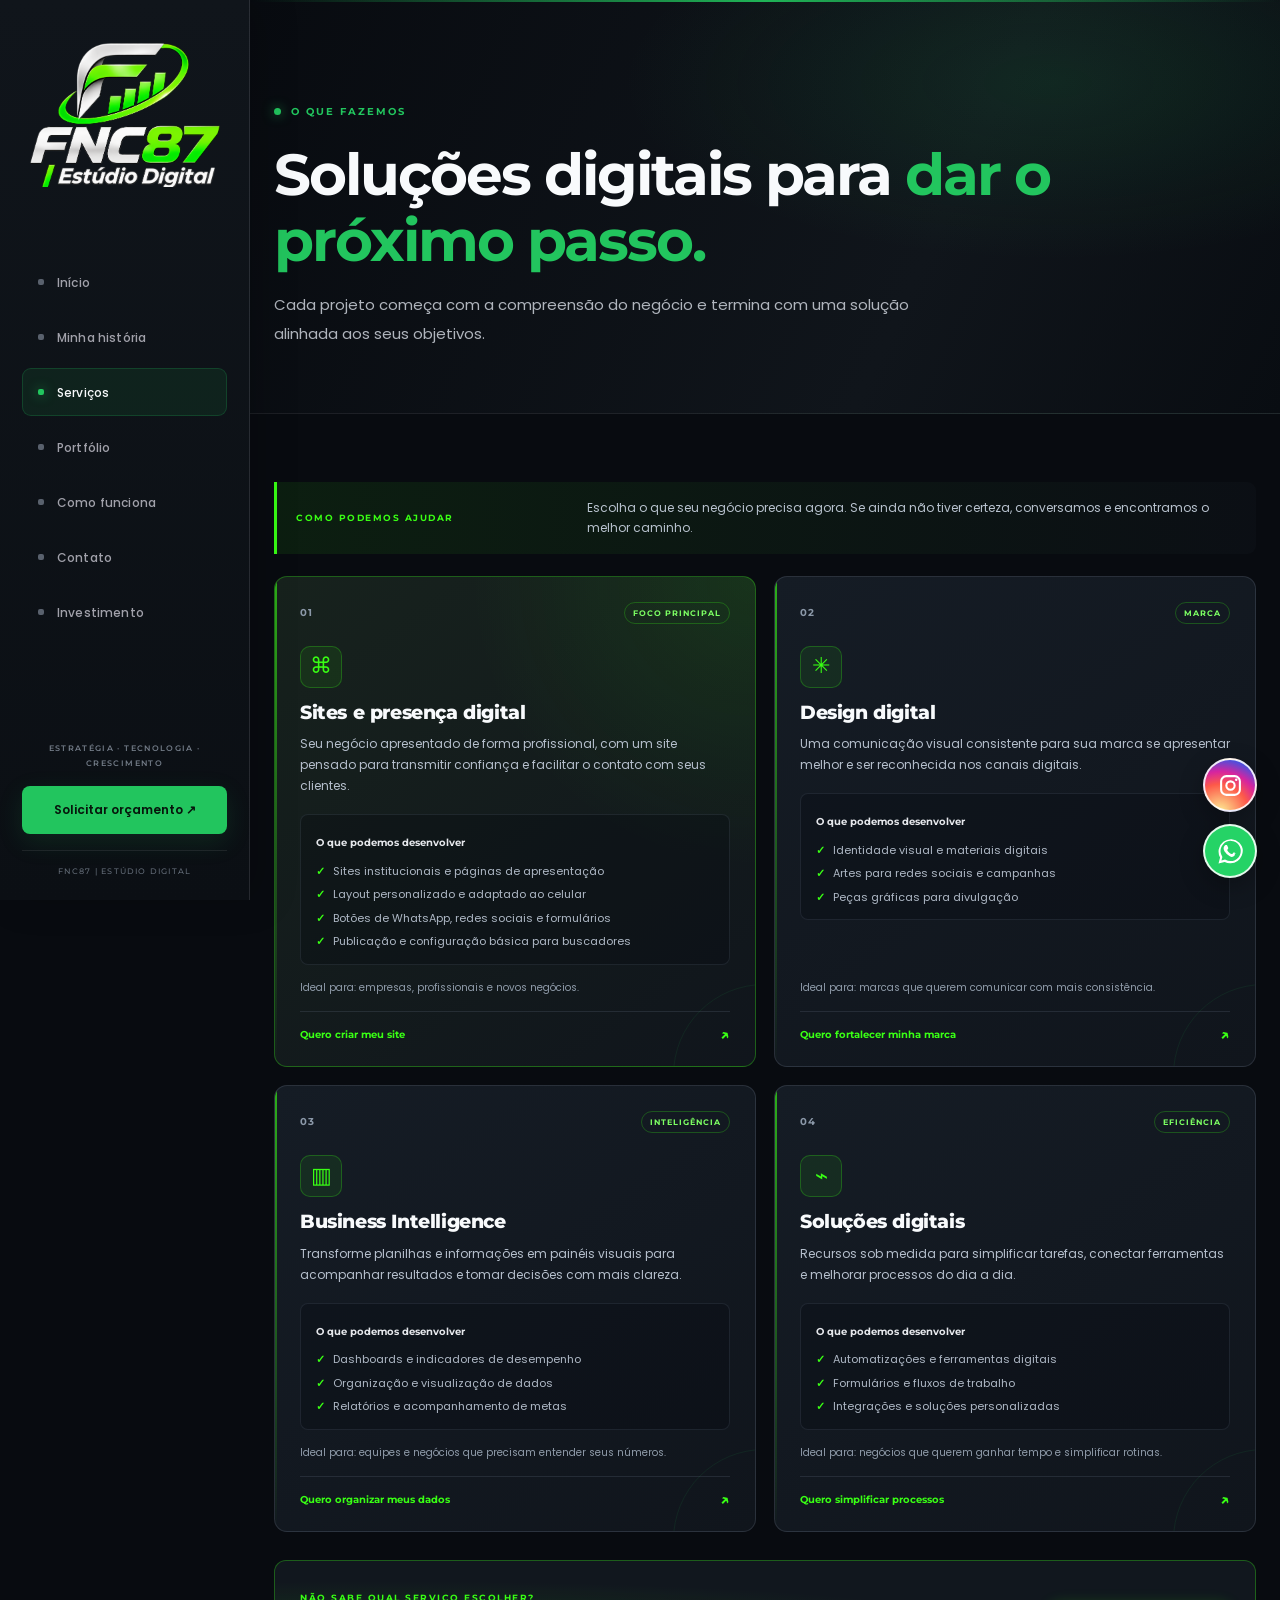
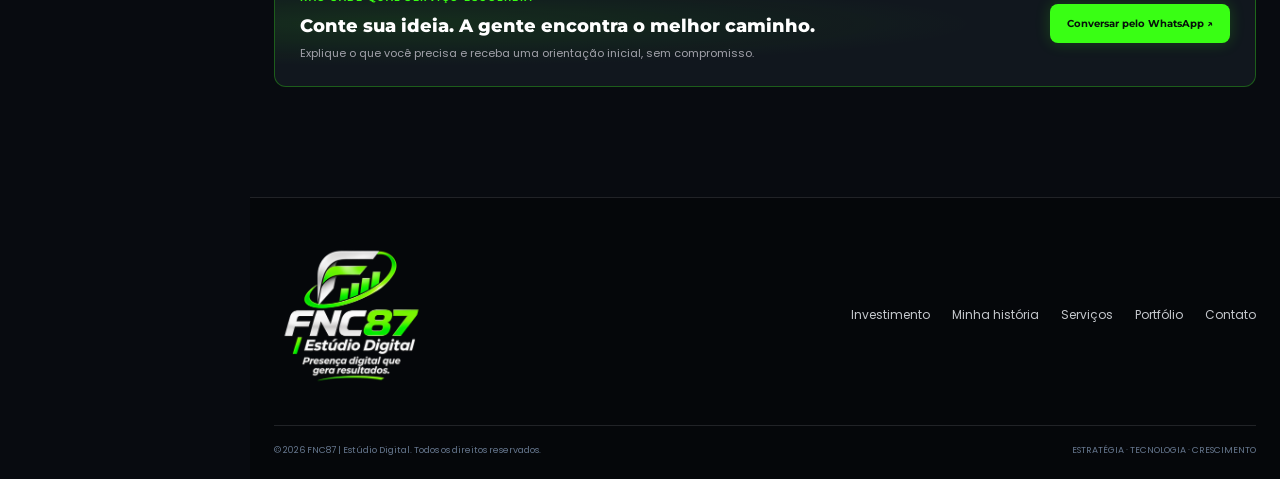
<file: servicos.html>
<!doctype html>
<html lang="pt-BR"><head>
<meta charset="utf-8"><meta name="viewport" content="width=device-width, initial-scale=1">
<meta name="theme-color" content="#080B10"><meta name="description" content="FNC87 | Estúdio Digital — Presença digital que gera resultados.">
<title>Serviços | FNC87</title><link rel="icon" href="assets/simbolo-fnc87.png">
<link rel="preconnect" href="https://fonts.googleapis.com"><link rel="preconnect" href="https://fonts.gstatic.com" crossorigin>
<link href="https://fonts.googleapis.com/css2?family=Montserrat:wght@400;500;600;700;800&family=Poppins:wght@300;400;500;600;700&display=swap" rel="stylesheet"><link rel="stylesheet" href="styles.css"></head><body>
<div class="top-glow"></div>
<header class="site-header sidebar-nav"><div class="container nav-wrap">
<a class="brand brand-image" href="index.html" aria-label="FNC87 Estúdio Digital — Início"><img src="assets/FNC87_Estudio_Digital_sem_slogan.png" alt="FNC87 Estúdio Digital"></a>
<button class="menu-toggle" aria-label="Abrir menu" aria-expanded="false"><span></span><span></span><span></span></button>
<nav class="main-nav" aria-label="Navegação principal">
<a href="index.html" data-page="inicio">Início</a><a href="sobre.html" data-page="sobre">Minha história</a><a class="active" href="servicos.html" data-page="servicos">Serviços</a><a href="portfolio.html" data-page="portfolio">Portfólio</a><a href="processo.html" data-page="processo">Como funciona</a><a href="contato.html" data-page="contato">Contato</a>
<a href="investimento.html" data-page="investimento">Investimento</a></nav><div class="sidebar-bottom"><span class="sidebar-caption">ESTRATÉGIA · TECNOLOGIA · CRESCIMENTO</span><a class="button button-small button-primary header-cta" href="contato.html">Solicitar orçamento ↗</a><span class="sidebar-version">FNC87 | ESTÚDIO DIGITAL</span></div></div></header>
<main class="inner-page page-servicos"><section class="page-hero"><div class="container"><div class="eyebrow"><i></i>O QUE FAZEMOS</div><h1>Soluções digitais para <span>dar o próximo passo.</span></h1><p class="page-lead">Cada projeto começa com a compreensão do negócio e termina com uma solução alinhada aos seus objetivos.</p></div></section><section class="page-content"><div class="container"><div class="services-intro"><span class="services-intro-label">COMO PODEMOS AJUDAR</span><p>Escolha o que seu negócio precisa agora. Se ainda não tiver certeza, conversamos e encontramos o melhor caminho.</p></div>
<div class="service-grid service-grid-new">
<article class="service-card service-featured service-card-new"><div class="service-card-top"><span class="service-number">01</span><span class="service-pill">FOCO PRINCIPAL</span></div><div class="service-icon">⌘</div><h3>Sites e presença digital</h3><p>Seu negócio apresentado de forma profissional, com um site pensado para transmitir confiança e facilitar o contato com seus clientes.</p><div class="service-detail"><strong>O que podemos desenvolver</strong><ul><li>Sites institucionais e páginas de apresentação</li><li>Layout personalizado e adaptado ao celular</li><li>Botões de WhatsApp, redes sociais e formulários</li><li>Publicação e configuração básica para buscadores</li></ul></div><span class="service-audience">Ideal para: empresas, profissionais e novos negócios.</span><a class="service-card-link" href="contato.html">Quero criar meu site <b>↗</b></a></article>
<article class="service-card service-card-new"><div class="service-card-top"><span class="service-number">02</span><span class="service-pill">MARCA</span></div><div class="service-icon">✳</div><h3>Design digital</h3><p>Uma comunicação visual consistente para sua marca se apresentar melhor e ser reconhecida nos canais digitais.</p><div class="service-detail"><strong>O que podemos desenvolver</strong><ul><li>Identidade visual e materiais digitais</li><li>Artes para redes sociais e campanhas</li><li>Peças gráficas para divulgação</li></ul></div><span class="service-audience">Ideal para: marcas que querem comunicar com mais consistência.</span><a class="service-card-link" href="contato.html">Quero fortalecer minha marca <b>↗</b></a></article>
<article class="service-card service-card-new"><div class="service-card-top"><span class="service-number">03</span><span class="service-pill">INTELIGÊNCIA</span></div><div class="service-icon">▥</div><h3>Business Intelligence</h3><p>Transforme planilhas e informações em painéis visuais para acompanhar resultados e tomar decisões com mais clareza.</p><div class="service-detail"><strong>O que podemos desenvolver</strong><ul><li>Dashboards e indicadores de desempenho</li><li>Organização e visualização de dados</li><li>Relatórios e acompanhamento de metas</li></ul></div><span class="service-audience">Ideal para: equipes e negócios que precisam entender seus números.</span><a class="service-card-link" href="contato.html">Quero organizar meus dados <b>↗</b></a></article>
<article class="service-card service-card-new"><div class="service-card-top"><span class="service-number">04</span><span class="service-pill">EFICIÊNCIA</span></div><div class="service-icon">⌁</div><h3>Soluções digitais</h3><p>Recursos sob medida para simplificar tarefas, conectar ferramentas e melhorar processos do dia a dia.</p><div class="service-detail"><strong>O que podemos desenvolver</strong><ul><li>Automatizações e ferramentas digitais</li><li>Formulários e fluxos de trabalho</li><li>Integrações e soluções personalizadas</li></ul></div><span class="service-audience">Ideal para: negócios que querem ganhar tempo e simplificar rotinas.</span><a class="service-card-link" href="contato.html">Quero simplificar processos <b>↗</b></a></article>
</div>
<div class="services-bottom-cta"><div><span class="services-intro-label">NÃO SABE QUAL SERVIÇO ESCOLHER?</span><h3>Conte sua ideia. A gente encontra o melhor caminho.</h3><p>Explique o que você precisa e receba uma orientação inicial, sem compromisso.</p></div><a href="https://wa.me/5551992381725?text=Ol%C3%A1%21%20Conheci%20os%20servi%C3%A7os%20da%20FNC87%20e%20gostaria%20de%20conversar%20sobre%20uma%20solu%C3%A7%C3%A3o%20para%20meu%20neg%C3%B3cio." target="_blank" rel="noopener noreferrer">Conversar pelo WhatsApp ↗</a></div></div></section></main><footer class="site-footer"><div class="container footer-main"><a class="footer-brand footer-brand-complete" href="index.html"><img src="assets/logo_branding_image_on_a_transparent_background.png" alt="FNC87 | Estúdio Digital — Presença digital que gera resultados."></a><div class="footer-links"><a href="investimento.html">Investimento</a><a href="sobre.html">Minha história</a><a href="servicos.html">Serviços</a><a href="portfolio.html">Portfólio</a><a href="contato.html">Contato</a></div></div><div class="container footer-bottom"><span>© <span id="year"></span> FNC87 | Estúdio Digital. Todos os direitos reservados.</span><span>ESTRATÉGIA · TECNOLOGIA · CRESCIMENTO</span></div></footer>
  <div class="floating-social" aria-label="Redes sociais da FNC87" style="position:fixed!important;right:22px!important;bottom:22px!important;left:auto!important;top:auto!important;z-index:2147483000!important;display:flex!important;flex-direction:column!important;align-items:center!important;gap:12px!important;width:56px!important;height:auto!important;max-width:56px!important;pointer-events:auto!important;">
    <a class="floating-social__link floating-social__instagram" href="https://www.instagram.com/fnc87_estudio_digital/" target="_blank" rel="noopener noreferrer" aria-label="Instagram FNC87" title="Instagram" style="display:flex!important;position:relative!important;flex:none!important;width:54px!important;height:54px!important;min-width:54px!important;min-height:54px!important;max-width:54px!important;max-height:54px!important;border-radius:50%!important;align-items:center!important;justify-content:center!important;overflow:hidden!important;color:#fff!important;background:radial-gradient(circle at 30% 105%,#fdf497 0%,#fd5949 45%,#d6249f 65%,#285AEB 90%)!important;">
      <svg xmlns="http://www.w3.org/2000/svg" width="25" height="25" viewBox="0 0 24 24" aria-hidden="true" style="display:block!important;width:25px!important;height:25px!important;min-width:25px!important;max-width:25px!important;min-height:25px!important;max-height:25px!important;position:static!important;transform:none!important;flex:none!important"><rect x="3" y="3" width="18" height="18" rx="5" fill="none" stroke="currentColor" stroke-width="2"/><circle cx="12" cy="12" r="4" fill="none" stroke="currentColor" stroke-width="2"/><circle cx="17.5" cy="6.5" r="1.2" fill="currentColor"/></svg>
    </a>
    <a class="floating-social__link floating-social__whatsapp" href="https://wa.me/5551992381725?text=Ol%C3%A1!%20Quero%20conhecer%20os%20servi%C3%A7os%20da%20FNC87." target="_blank" rel="noopener noreferrer" aria-label="WhatsApp FNC87" title="WhatsApp" style="display:flex!important;position:relative!important;flex:none!important;width:54px!important;height:54px!important;min-width:54px!important;min-height:54px!important;max-width:54px!important;max-height:54px!important;border-radius:50%!important;align-items:center!important;justify-content:center!important;overflow:hidden!important;color:#fff!important;background:#25D366!important;">
      <svg xmlns="http://www.w3.org/2000/svg" width="25" height="25" viewBox="0 0 24 24" aria-hidden="true" style="display:block!important;width:25px!important;height:25px!important;min-width:25px!important;max-width:25px!important;min-height:25px!important;max-height:25px!important;position:static!important;transform:none!important;flex:none!important"><path fill="currentColor" d="M20.5 3.5A11.8 11.8 0 0 0 2 17.7L.5 23.5l5.9-1.5A11.8 11.8 0 0 0 12 23.2h.1A11.7 11.7 0 0 0 20.5 3.5ZM12.1 21.2a9.7 9.7 0 0 1-4.9-1.3l-.4-.2-3.5.9.9-3.4-.2-.4a9.7 9.7 0 1 1 8.1 4.4Zm5.3-7.3c-.3-.2-1.7-.9-2-.9s-.5-.2-.7.2-.8.9-1 1.1-.4.2-.7.1a8 8 0 0 1-2.4-1.5 9 9 0 0 1-1.7-2.1c-.2-.3 0-.5.1-.6l.5-.6.3-.5c.1-.2 0-.4 0-.6s-.7-1.6-1-2.2c-.2-.5-.5-.5-.7-.5h-.6c-.2 0-.6.1-.9.4s-1.2 1.2-1.2 2.8 1.2 3.2 1.4 3.4a11 11 0 0 0 4.2 4c.6.3 1.1.5 1.5.6.6.2 1.2.2 1.6.1.5-.1 1.7-.7 1.9-1.4.2-.7.2-1.3.2-1.4s-.2-.2-.5-.4Z"/></svg>
    </a>
  </div>
  <script src="script.js"></script>
</body>
</html>

<script src="script.js"></script></body></html>
</file>
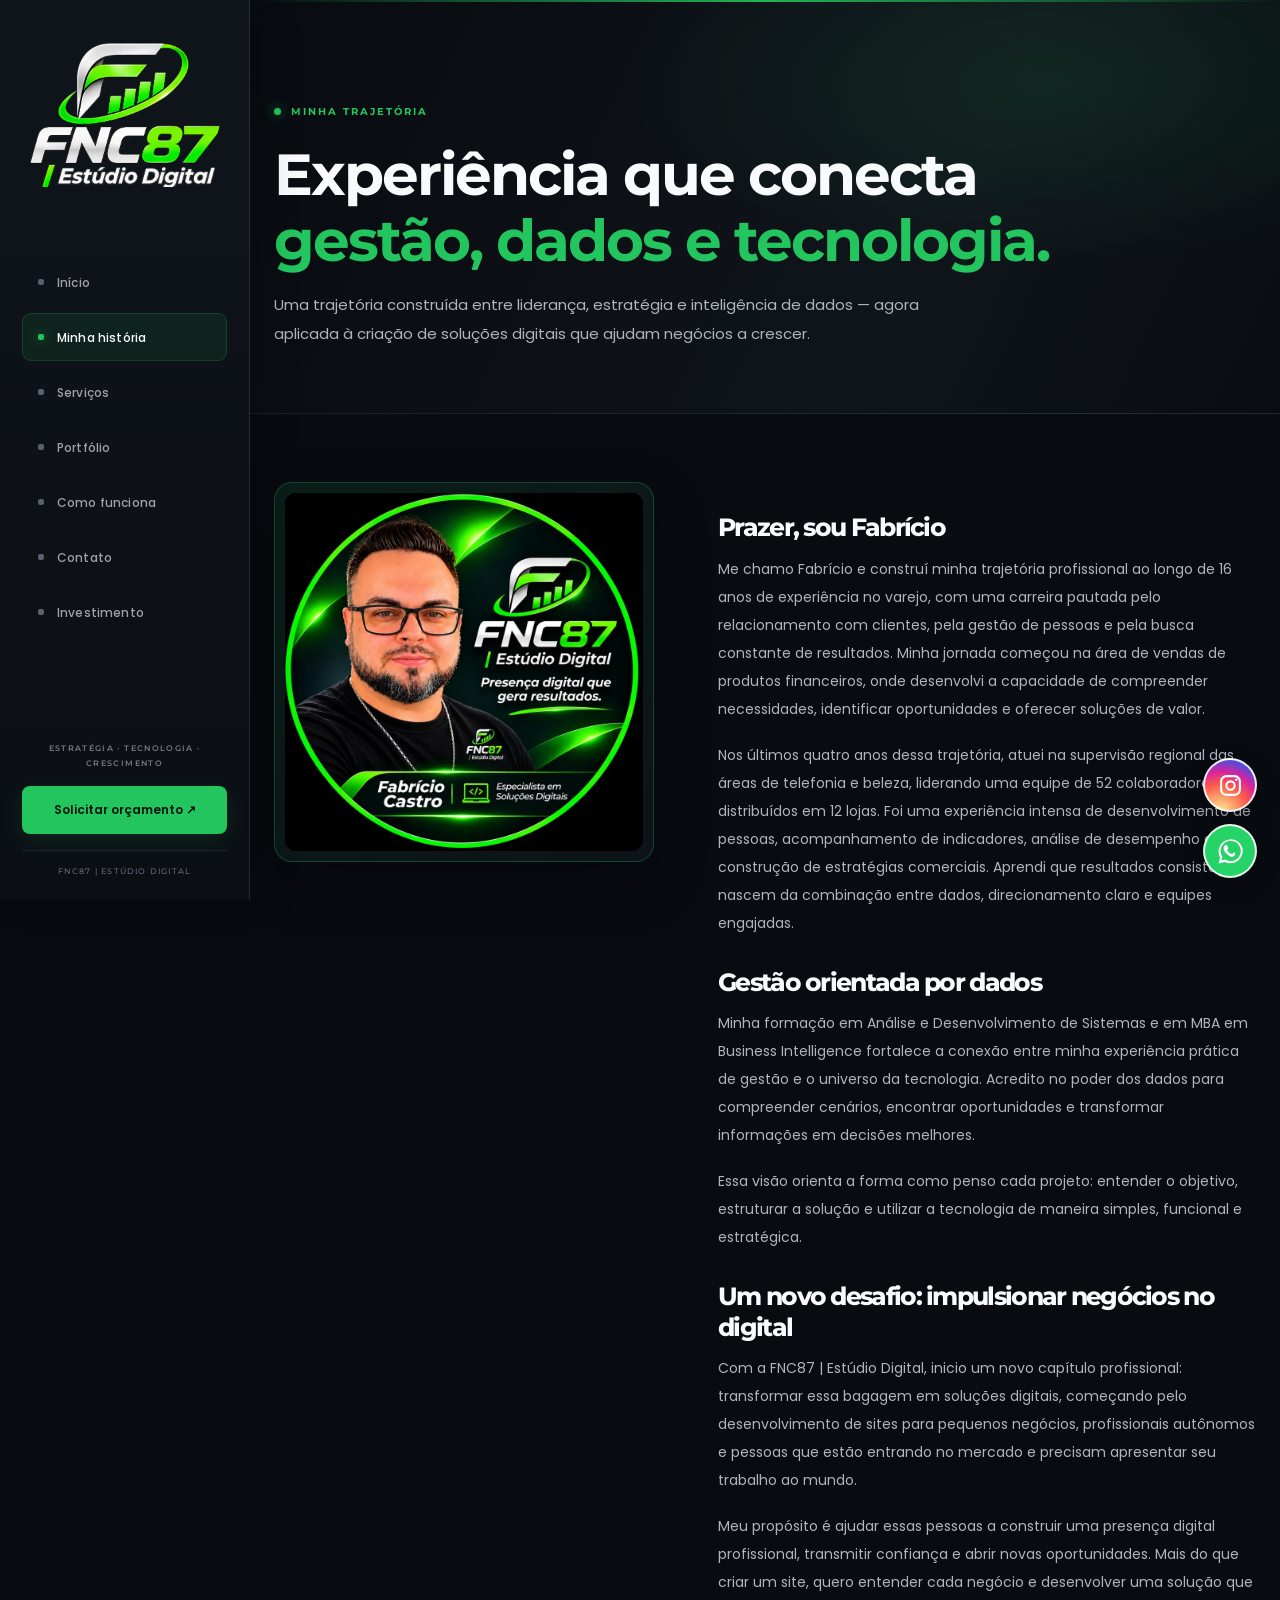
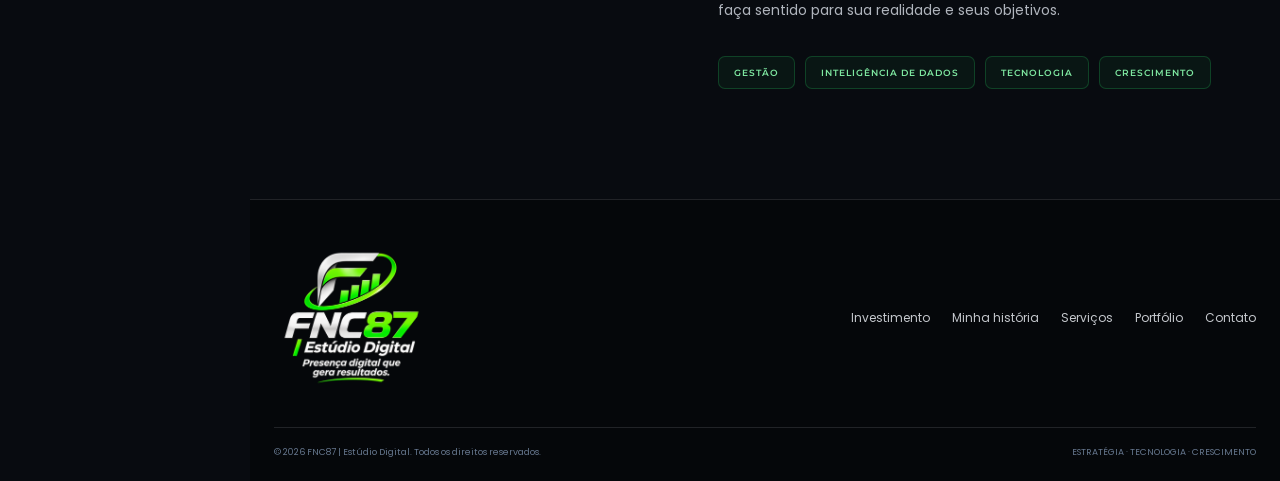
<file: sobre.html>
<!doctype html>
<html lang="pt-BR"><head>
<meta charset="utf-8"><meta name="viewport" content="width=device-width, initial-scale=1">
<meta name="theme-color" content="#080B10"><meta name="description" content="Conheça a trajetória de Fabrício: gestão, liderança, inteligência de dados e o propósito da FNC87 | Estúdio Digital.">
<title>Minha história | FNC87</title><link rel="icon" href="assets/simbolo-fnc87.png">
<link rel="preconnect" href="https://fonts.googleapis.com"><link rel="preconnect" href="https://fonts.gstatic.com" crossorigin>
<link href="https://fonts.googleapis.com/css2?family=Montserrat:wght@400;500;600;700;800&family=Poppins:wght@300;400;500;600;700&display=swap" rel="stylesheet"><link rel="stylesheet" href="styles.css"></head><body>
<div class="top-glow"></div>
<header class="site-header sidebar-nav"><div class="container nav-wrap">
<a class="brand brand-image" href="index.html" aria-label="FNC87 Estúdio Digital — Início"><img src="assets/FNC87_Estudio_Digital_sem_slogan.png" alt="FNC87 Estúdio Digital"></a>
<button class="menu-toggle" aria-label="Abrir menu" aria-expanded="false"><span></span><span></span><span></span></button>
<nav class="main-nav" aria-label="Navegação principal">
<a href="index.html" data-page="inicio">Início</a><a class="active" href="sobre.html" data-page="sobre">Minha história</a><a href="servicos.html" data-page="servicos">Serviços</a><a href="portfolio.html" data-page="portfolio">Portfólio</a><a href="processo.html" data-page="processo">Como funciona</a><a href="contato.html" data-page="contato">Contato</a>
<a href="investimento.html" data-page="investimento">Investimento</a></nav><div class="sidebar-bottom"><span class="sidebar-caption">ESTRATÉGIA · TECNOLOGIA · CRESCIMENTO</span><a class="button button-small button-primary header-cta" href="contato.html">Solicitar orçamento ↗</a><span class="sidebar-version">FNC87 | ESTÚDIO DIGITAL</span></div></div></header>
<main class="inner-page page-sobre">
<section class="page-hero"><div class="container">
<div class="eyebrow"><i></i>MINHA TRAJETÓRIA</div>
<h1>Experiência que conecta <span>gestão, dados e tecnologia.</span></h1>
<p class="page-lead">Uma trajetória construída entre liderança, estratégia e inteligência de dados — agora aplicada à criação de soluções digitais que ajudam negócios a crescer.</p>
</div></section>
<section class="page-content"><div class="container profile-layout"><figure class="profile-portrait"><img src="assets/fabricio-fnc87.webp" alt="Retrato de Fabrício Castro, fundador da FNC87 | Estúdio Digital"></figure><div class="content-narrow">
<h2>Prazer, sou Fabrício</h2>
<p>Me chamo Fabrício e construí minha trajetória profissional ao longo de 16 anos de experiência no varejo, com uma carreira pautada pelo relacionamento com clientes, pela gestão de pessoas e pela busca constante de resultados. Minha jornada começou na área de vendas de produtos financeiros, onde desenvolvi a capacidade de compreender necessidades, identificar oportunidades e oferecer soluções de valor.</p>
<p>Nos últimos quatro anos dessa trajetória, atuei na supervisão regional das áreas de telefonia e beleza, liderando uma equipe de 52 colaboradores distribuídos em 12 lojas. Foi uma experiência intensa de desenvolvimento de pessoas, acompanhamento de indicadores, análise de desempenho e construção de estratégias comerciais. Aprendi que resultados consistentes nascem da combinação entre dados, direcionamento claro e equipes engajadas.</p>
<h2>Gestão orientada por dados</h2>
<p>Minha formação em Análise e Desenvolvimento de Sistemas e em MBA em Business Intelligence fortalece a conexão entre minha experiência prática de gestão e o universo da tecnologia. Acredito no poder dos dados para compreender cenários, encontrar oportunidades e transformar informações em decisões melhores.</p>
<p>Essa visão orienta a forma como penso cada projeto: entender o objetivo, estruturar a solução e utilizar a tecnologia de maneira simples, funcional e estratégica.</p>
<h2>Um novo desafio: impulsionar negócios no digital</h2>
<p>Com a FNC87 | Estúdio Digital, inicio um novo capítulo profissional: transformar essa bagagem em soluções digitais, começando pelo desenvolvimento de sites para pequenos negócios, profissionais autônomos e pessoas que estão entrando no mercado e precisam apresentar seu trabalho ao mundo.</p>
<p>Meu propósito é ajudar essas pessoas a construir uma presença digital profissional, transmitir confiança e abrir novas oportunidades. Mais do que criar um site, quero entender cada negócio e desenvolver uma solução que faça sentido para sua realidade e seus objetivos.</p>
<div class="value-row"><span>GESTÃO</span><span>INTELIGÊNCIA DE DADOS</span><span>TECNOLOGIA</span><span>CRESCIMENTO</span></div>
</div></div></section>
</main><footer class="site-footer"><div class="container footer-main"><a class="footer-brand footer-brand-complete" href="index.html"><img src="assets/logo_branding_image_on_a_transparent_background.png" alt="FNC87 | Estúdio Digital — Presença digital que gera resultados."></a><div class="footer-links"><a href="investimento.html">Investimento</a><a href="sobre.html">Minha história</a><a href="servicos.html">Serviços</a><a href="portfolio.html">Portfólio</a><a href="contato.html">Contato</a></div></div><div class="container footer-bottom"><span>© <span id="year"></span> FNC87 | Estúdio Digital. Todos os direitos reservados.</span><span>ESTRATÉGIA · TECNOLOGIA · CRESCIMENTO</span></div></footer>
  <div class="floating-social" aria-label="Redes sociais da FNC87" style="position:fixed!important;right:22px!important;bottom:22px!important;left:auto!important;top:auto!important;z-index:2147483000!important;display:flex!important;flex-direction:column!important;align-items:center!important;gap:12px!important;width:56px!important;height:auto!important;max-width:56px!important;pointer-events:auto!important;">
    <a class="floating-social__link floating-social__instagram" href="https://www.instagram.com/fnc87_estudio_digital/" target="_blank" rel="noopener noreferrer" aria-label="Instagram FNC87" title="Instagram" style="display:flex!important;position:relative!important;flex:none!important;width:54px!important;height:54px!important;min-width:54px!important;min-height:54px!important;max-width:54px!important;max-height:54px!important;border-radius:50%!important;align-items:center!important;justify-content:center!important;overflow:hidden!important;color:#fff!important;background:radial-gradient(circle at 30% 105%,#fdf497 0%,#fd5949 45%,#d6249f 65%,#285AEB 90%)!important;">
      <svg xmlns="http://www.w3.org/2000/svg" width="25" height="25" viewBox="0 0 24 24" aria-hidden="true" style="display:block!important;width:25px!important;height:25px!important;min-width:25px!important;max-width:25px!important;min-height:25px!important;max-height:25px!important;position:static!important;transform:none!important;flex:none!important"><rect x="3" y="3" width="18" height="18" rx="5" fill="none" stroke="currentColor" stroke-width="2"/><circle cx="12" cy="12" r="4" fill="none" stroke="currentColor" stroke-width="2"/><circle cx="17.5" cy="6.5" r="1.2" fill="currentColor"/></svg>
    </a>
    <a class="floating-social__link floating-social__whatsapp" href="https://wa.me/5551992381725?text=Ol%C3%A1!%20Quero%20conhecer%20os%20servi%C3%A7os%20da%20FNC87." target="_blank" rel="noopener noreferrer" aria-label="WhatsApp FNC87" title="WhatsApp" style="display:flex!important;position:relative!important;flex:none!important;width:54px!important;height:54px!important;min-width:54px!important;min-height:54px!important;max-width:54px!important;max-height:54px!important;border-radius:50%!important;align-items:center!important;justify-content:center!important;overflow:hidden!important;color:#fff!important;background:#25D366!important;">
      <svg xmlns="http://www.w3.org/2000/svg" width="25" height="25" viewBox="0 0 24 24" aria-hidden="true" style="display:block!important;width:25px!important;height:25px!important;min-width:25px!important;max-width:25px!important;min-height:25px!important;max-height:25px!important;position:static!important;transform:none!important;flex:none!important"><path fill="currentColor" d="M20.5 3.5A11.8 11.8 0 0 0 2 17.7L.5 23.5l5.9-1.5A11.8 11.8 0 0 0 12 23.2h.1A11.7 11.7 0 0 0 20.5 3.5ZM12.1 21.2a9.7 9.7 0 0 1-4.9-1.3l-.4-.2-3.5.9.9-3.4-.2-.4a9.7 9.7 0 1 1 8.1 4.4Zm5.3-7.3c-.3-.2-1.7-.9-2-.9s-.5-.2-.7.2-.8.9-1 1.1-.4.2-.7.1a8 8 0 0 1-2.4-1.5 9 9 0 0 1-1.7-2.1c-.2-.3 0-.5.1-.6l.5-.6.3-.5c.1-.2 0-.4 0-.6s-.7-1.6-1-2.2c-.2-.5-.5-.5-.7-.5h-.6c-.2 0-.6.1-.9.4s-1.2 1.2-1.2 2.8 1.2 3.2 1.4 3.4a11 11 0 0 0 4.2 4c.6.3 1.1.5 1.5.6.6.2 1.2.2 1.6.1.5-.1 1.7-.7 1.9-1.4.2-.7.2-1.3.2-1.4s-.2-.2-.5-.4Z"/></svg>
    </a>
  </div>
  <script src="script.js"></script>
</body>
</html>

<script src="script.js"></script></body></html>
</file>
<file: styles.css>
:root{
  --green:#22C55E;--green-bright:#39E66F;--graphite:#0F172A;--panel:#121E32;
  --panel2:#16243A;--muted:#94A3B8;--white:#FFFFFF;--line:rgba(148,163,184,.17);
  --font-title:'Montserrat',sans-serif;--font-body:'Poppins',sans-serif;
}
*{box-sizing:border-box}html{scroll-behavior:smooth;scroll-padding-top:100px}
body{margin:0;background:var(--graphite);color:var(--white);font-family:var(--font-body);font-size:14px;line-height:1.75;overflow-x:hidden}
a{color:inherit;text-decoration:none}.container{width:min(1120px,calc(100% - 48px));margin:0 auto}
.top-glow{height:2px;background:linear-gradient(90deg,transparent,var(--green),transparent);opacity:.9}
.site-header{height:88px;position:sticky;top:0;z-index:20;background:rgba(15,23,42,.94);backdrop-filter:blur(16px);border-bottom:1px solid var(--line)}
.nav-wrap{height:100%;display:flex;align-items:center;justify-content:space-between;gap:30px}
.brand{width:205px;display:block;flex-shrink:0}.brand img{width:100%;height:auto;display:block}
.main-nav{display:flex;align-items:center;gap:30px}.main-nav a,.footer-links a{font-size:12px;color:#C3CDDA;transition:color .2s}.main-nav a:hover,.footer-links a:hover{color:var(--green)}
.button{display:inline-flex;align-items:center;justify-content:center;gap:10px;min-height:48px;padding:0 22px;border-radius:8px;font:600 12px var(--font-body);transition:transform .2s,background .2s,border-color .2s;cursor:pointer}
.button:hover{transform:translateY(-2px)}.button-primary{background:var(--green);color:#07150C;box-shadow:0 8px 26px rgba(34,197,94,.13)}.button-primary:hover{background:var(--green-bright)}
.button-outline{border:1px solid rgba(148,163,184,.27);color:#F4F7FB;background:rgba(255,255,255,.015)}.button-outline:hover{border-color:var(--green)}
.button-small{min-height:44px;padding:0 19px}.button-large{min-height:54px;padding:0 25px}
.menu-toggle{display:none;background:none;border:0;padding:8px}.menu-toggle span{display:block;width:22px;height:2px;background:white;margin:5px}
.section{padding:112px 0}.hero{position:relative;min-height:680px;padding:106px 0 35px;overflow:hidden;background:radial-gradient(ellipse at 78% 45%,rgba(22,101,69,.18),transparent 35%),linear-gradient(115deg,#0F172A 0%,#101D31 68%,#0E192B 100%)}
.hero-grid{position:absolute;inset:0;opacity:.17;background-image:linear-gradient(rgba(148,163,184,.06) 1px,transparent 1px),linear-gradient(90deg,rgba(148,163,184,.06) 1px,transparent 1px);background-size:62px 62px;mask-image:linear-gradient(90deg,black,transparent 90%)}
.hero-layout{position:relative;display:grid;grid-template-columns:1.05fr .95fr;align-items:center;min-height:490px;gap:30px}
.eyebrow{font:700 10px var(--font-title);letter-spacing:2px;color:var(--green);display:flex;align-items:center;gap:10px}.eyebrow i{width:7px;height:7px;border-radius:50%;background:var(--green);box-shadow:0 0 12px rgba(34,197,94,.7)}
h1,h2,h3,p{margin-top:0}h1,h2,h3{font-family:var(--font-title)}
.hero h1{font-size:clamp(42px,5vw,64px);line-height:1.12;letter-spacing:-2.8px;font-weight:800;max-width:650px;margin:29px 0 24px}
h1 span,h2 span{color:var(--green)}
.hero-lead{font-size:15px;color:#B6C4D6;max-width:520px;line-height:1.9;margin-bottom:27px}
.hero-actions{display:flex;gap:12px;flex-wrap:wrap}.hero-signature{font:500 9px var(--font-title);letter-spacing:1.2px;color:#8FA2BA;margin-top:24px}
.hero-art{height:440px;position:relative;display:grid;place-items:center}
.hero-logo-frame{position:relative;z-index:2;width:280px;height:280px;border:0;border-radius:0;overflow:visible;background:transparent;box-shadow:none;display:grid;place-items:center}
.hero-logo-frame img{width:100%;height:100%;object-fit:contain;display:block;filter:drop-shadow(0 12px 22px rgba(34,197,94,.13))}
.orbit{position:absolute;border:1px solid rgba(34,197,94,.24);border-radius:50%;aspect-ratio:1}.orbit-one{width:330px}.orbit-two{width:410px;border-color:rgba(148,163,184,.12);border-style:dashed}.orbit-three{width:500px;border-color:rgba(34,197,94,.08)}
.float-card{position:absolute;z-index:3;background:#152239;border:1px solid rgba(148,163,184,.2);border-radius:12px;padding:11px 16px;box-shadow:0 15px 35px rgba(0,0,0,.2);display:flex;flex-direction:column;line-height:1.5}
.float-card b{font:700 11px var(--font-title);color:var(--green)}.float-card span{font-size:10px;color:#C2CDDA}.float-top{top:83px;right:3px}.float-bottom{bottom:82px;left:0}
.art-dot{position:absolute;width:6px;height:6px;border-radius:50%;background:var(--green);box-shadow:0 0 15px var(--green)}.dot-a{top:100px;left:17%}.dot-b{bottom:95px;right:18%}
.hero-bottom{display:flex;align-items:center;gap:18px;margin-top:40px;font:600 9px var(--font-title);letter-spacing:1.7px;color:#70839B}.hero-bottom .line{height:1px;background:var(--line);flex:1}
.trust-strip{border-top:1px solid var(--line);border-bottom:1px solid var(--line);background:#101B2E}
.trust-inner{min-height:78px;display:flex;align-items:center;justify-content:center;gap:34px;font:600 9px var(--font-title);letter-spacing:1.4px;color:#A8B7C9}.trust-inner i{height:4px;width:4px;border-radius:50%;background:var(--green)}
.section-about{background:#111D30}.two-col{display:grid;grid-template-columns:1fr 1fr;gap:100px;align-items:start}
h2{font-size:clamp(30px,3.5vw,43px);line-height:1.22;letter-spacing:-1.7px;font-weight:750;margin:22px 0 0}
.about-text p{color:#AEBBCB;font-size:14px;line-height:2;margin-bottom:18px}.text-link{display:inline-flex;align-items:center;gap:10px;color:var(--green);font:600 12px var(--font-body);margin-top:9px}.text-link span{font-size:17px}
.section-services{background:var(--graphite)}.section-heading{display:flex;align-items:end;justify-content:space-between;gap:50px;margin-bottom:44px}.section-heading>p{max-width:390px;color:#9EADBF;font-size:13px;line-height:1.9;margin:0 0 5px}
.service-grid{display:grid;grid-template-columns:repeat(2,1fr);gap:16px}
.service-card{min-height:300px;background:linear-gradient(145deg,#142138,#111C2F);border:1px solid var(--line);border-radius:14px;padding:28px 30px;position:relative;overflow:hidden}
.service-card:after{content:"";position:absolute;width:180px;height:180px;border:1px solid rgba(34,197,94,.09);border-radius:50%;right:-100px;bottom:-100px}
.service-featured{border-color:rgba(34,197,94,.34);background:linear-gradient(145deg,#172A36,#111C2F)}
.service-number{font:600 9px var(--font-title);letter-spacing:1.5px;color:#73869F}
.service-icon{font-size:25px;color:var(--green);margin:16px 0 8px}.service-card h3{font-size:21px;letter-spacing:-.5px;margin:0 0 10px}.service-card p{font-size:12px;color:#A9B7C8;line-height:1.9;max-width:460px}
.service-card ul{padding-left:17px;color:#BFCBDA;font-size:11px;line-height:2.1;margin:8px 0 12px}.service-tag{display:inline-block;margin-top:14px;padding:7px 10px;border-radius:5px;background:rgba(34,197,94,.08);color:#8BDCA8;font-size:10px}
.section-portfolio{background:#111D30}.portfolio-grid{display:grid;grid-template-columns:1fr 1fr;gap:24px}
.project-card{background:#142137;border:1px solid var(--line);border-radius:14px;overflow:hidden}
.project-visual{height:285px;position:relative;overflow:hidden;padding:14px;background:#0B1526}
.browser-bar{height:25px;border-bottom:1px solid rgba(255,255,255,.1);display:flex;align-items:center;gap:5px;padding:0 5px;color:#8A9BB0;font-size:8px}
.browser-bar i{width:5px;height:5px;border-radius:50%;background:#52647C}.browser-bar span{margin-left:8px}
.project-mock{position:absolute;inset:55px 40px 24px;background:linear-gradient(120deg,#101F32,#18304A);padding:35px 34px;display:flex;flex-direction:column;align-items:flex-start;box-shadow:0 20px 45px rgba(0,0,0,.28)}
.project-mock small,.lume-mock small{font-size:8px;letter-spacing:2px;color:#9FB2C7}.project-mock strong{font:800 28px/1.15 var(--font-title);margin:12px 0;color:#F7FAFC}.project-mock b{color:#FF9A46;font:800 20px var(--font-title);letter-spacing:3px}
.mock-button{font-size:8px;background:#F28A36;color:#172033;padding:7px 12px;border-radius:3px;margin-top:15px}
.project-index{position:absolute;right:20px;bottom:17px;color:#74869D;font:600 8px var(--font-title);letter-spacing:1px}
.lume{background:radial-gradient(circle at 75% 20%,#E5EAD8,#C6D1B9 55%,#9CAD94)}.lume .browser-bar{border-color:rgba(25,48,39,.15);color:#3F5949}.lume .browser-bar i{background:#8A9E85}
.lume-page{position:absolute;inset:55px 25px 12px;background:#fffaf0;color:#18354f;overflow:hidden;box-shadow:0 18px 40px rgba(0,0,0,.16);font-family:Arial,sans-serif}
.lume-nav{height:28px;padding:4px 9px;display:flex;align-items:center;justify-content:space-between;background:#fffdf8;border-bottom:1px solid #eee5d2;font-size:5px;color:#123f73}
.lume-nav>b{display:flex;align-items:center;gap:4px;color:#245f9e;font-size:9px}.lume-nav>b span{font-size:4px;line-height:1.05}.lume-nav>b strong{font-size:10px}.lume-nav>i{font-style:normal;background:#123f73;color:white;padding:4px 7px;border-radius:12px}
.lume-hero{height:132px;padding:13px 13px 7px;display:grid;grid-template-columns:1.1fr .9fr;gap:9px;background:linear-gradient(130deg,#fffaf0,#fff3cf 58%,#e7f0fb)}
.lume-hero>div:first-child{display:flex;flex-direction:column;align-items:flex-start}.lume-hero small{font-size:4px;letter-spacing:.7px;color:#245f9e;font-weight:bold}.lume-hero strong{font:800 14px/1.02 Arial,sans-serif;color:#123f73;margin:5px 0}.lume-hero em{font:italic 6px Georgia,serif;color:#855018}.lume-hero p{font-size:4.5px;line-height:1.35;color:#52677f;margin:4px 0}.lume-hero b{font-size:4.5px;background:#ffc629;color:#123f73;padding:4px 6px;border-radius:8px}
.lume-photo{border:4px solid white;border-radius:42% 42% 8px 8px;background:linear-gradient(140deg,#c9d8b8,#8ba98b 55%,#d8e5d5);display:grid;place-items:center;position:relative;box-shadow:0 4px 12px #315b3020}.lume-photo span{font-size:28px;opacity:.8}.lume-photo small{position:absolute;bottom:5px;color:#fff;font-size:4px}
.lume-pills{display:grid;grid-template-columns:repeat(4,1fr);gap:4px;padding:5px 9px;background:#fffaf0}.lume-pills span{background:white;border-radius:5px;padding:5px 2px;text-align:center;font-size:4px;color:#245f9e;box-shadow:0 2px 6px #344d2910}
.lume-cards{display:grid;grid-template-columns:repeat(3,1fr);gap:5px;padding:7px 9px;background:#fffdf8}.lume-cards b{padding:10px 4px;background:white;border:1px solid #f0eadc;border-radius:6px;color:#245f9e;text-align:center;font-size:5px}
.project-info{display:flex;justify-content:space-between;align-items:center;padding:20px 23px 5px}.project-type{font:700 8px var(--font-title);letter-spacing:1.5px;color:var(--green)}.project-info h3{font-size:17px;margin:6px 0}.project-arrow{font-size:20px;color:var(--green)}.project-card>p{padding:0 23px 20px;color:#9EADBF;font-size:11px;margin:0;line-height:1.8}.portfolio-note{font-size:10px;color:#71839A;margin:20px 0 0}
.section-process{background:var(--graphite)}.process-heading{align-items:start;margin-top:18px}.process-heading h2{max-width:600px;margin:0}.process-heading p{padding-top:6px}
.steps{display:grid;grid-template-columns:repeat(4,1fr);gap:0;border-top:1px solid var(--line);border-bottom:1px solid var(--line)}
.steps article{padding:28px 22px 30px 0;position:relative}.steps article+article{padding-left:22px;border-left:1px solid var(--line)}.steps article>span{font:700 12px var(--font-title);color:var(--green)}.steps h3{font-size:15px;margin:17px 0 8px}.steps p{font-size:11px;color:#9EADBF;line-height:1.9;margin:0}
.process-foot{margin-top:25px;display:flex;align-items:center;gap:10px;color:#AEBBCB;font-size:11px}.green-pulse{width:7px;height:7px;border-radius:50%;background:var(--green);box-shadow:0 0 12px var(--green)}
.cta-section{position:relative;overflow:hidden;padding:100px 0;text-align:center;background:linear-gradient(110deg,#142A2D,#10243A 65%,#111D30)}
.cta-orbit{position:absolute;width:560px;height:560px;border:1px solid rgba(34,197,94,.12);border-radius:50%;top:-280px;right:-80px;box-shadow:0 0 0 55px rgba(34,197,94,.025),0 0 0 110px rgba(34,197,94,.018)}
.cta-content{position:relative}.cta-content .eyebrow{justify-content:center}.cta-content h2{font-size:clamp(32px,4vw,48px);max-width:760px;margin:22px auto 15px}.cta-content>p{color:#B0BECE;max-width:590px;margin:0 auto 28px;font-size:13px}
.cta-actions{display:flex;justify-content:center;gap:12px;flex-wrap:wrap}.contact-details{display:flex;justify-content:center;gap:30px;margin-top:34px;color:#91A3B8;font:600 9px var(--font-title);letter-spacing:1.2px}
.site-footer{background:#0B1322;border-top:1px solid var(--line)}.footer-main{padding:42px 0 35px;display:flex;align-items:center;justify-content:space-between;gap:25px}.footer-brand{width:175px}.footer-brand img{width:100%;display:block}.footer-main>p{margin:0;color:#9DADC0;font-size:11px}.footer-links{display:flex;gap:22px}.footer-bottom{border-top:1px solid var(--line);padding:17px 0 20px;display:flex;justify-content:space-between;gap:15px;color:#65768D;font-size:9px}
@media(max-width:900px){.main-nav{gap:16px}.main-nav a{font-size:11px}.brand{width:175px}.hero-layout{grid-template-columns:1fr 0.8fr}.hero-art{transform:scale(.88)}.two-col{gap:50px}.section-heading{gap:25px}}
@media(max-width:700px){.container{width:min(100% - 36px,540px)}.site-header{height:74px}.brand{width:168px}.header-cta{display:none}.menu-toggle{display:block;margin-left:auto}.main-nav{display:none;position:absolute;top:73px;left:0;right:0;padding:18px 24px 24px;background:#101B2E;border-bottom:1px solid var(--line);flex-direction:column;align-items:flex-start;gap:16px}.main-nav.open{display:flex}.main-nav a{font-size:13px}
.section{padding:78px 0}.hero{padding:70px 0 25px;min-height:auto}.hero-layout{display:flex;flex-direction:column;align-items:stretch;gap:15px}.hero h1{font-size:clamp(40px,11vw,54px);letter-spacing:-2px;margin:23px 0 17px}.hero-lead{font-size:13px}.hero-art{height:330px;transform:none;margin-top:0}.hero-logo-frame{width:220px;height:220px;border-radius:0}.orbit-one{width:245px}.orbit-two{width:300px}.orbit-three{width:355px}.float-top{top:35px;right:0}.float-bottom{bottom:32px;left:0}.hero-bottom{margin-top:10px;font-size:8px}.trust-inner{min-height:70px;gap:12px;flex-wrap:wrap;padding:15px 0;font-size:8px}.trust-inner i{display:none}.two-col{grid-template-columns:1fr;gap:25px}.section-heading{display:block}.section-heading>p{margin-top:18px}.service-grid,.portfolio-grid{grid-template-columns:1fr}.service-card{min-height:0;padding:24px}.project-visual{height:250px}.project-mock,.lume-mock{left:25px;right:25px}.steps{grid-template-columns:1fr 1fr}.steps article{padding:23px 14px 23px 0}.steps article+article{padding-left:14px}.steps article:nth-child(3){border-left:0;padding-left:0;border-top:1px solid var(--line)}.steps article:nth-child(4){border-top:1px solid var(--line)}.process-heading{margin-bottom:30px}.process-foot{align-items:flex-start;line-height:1.8}.cta-section{padding:75px 0}.contact-details{flex-direction:column;gap:9px}.footer-main{flex-wrap:wrap}.footer-main>p{width:100%;order:3}.footer-links{gap:14px;flex-wrap:wrap}.footer-bottom{flex-direction:column;line-height:1.7}}
@media(max-width:390px){.hero-actions{flex-direction:column;align-items:stretch}.hero-actions .button{width:100%}.float-card{padding:8px 10px}.float-card b{font-size:9px}.float-card span{font-size:9px}.project-mock strong,.lume-mock strong{font-size:23px}}


/* Correção isolada da miniatura Lume: neutraliza estilos globais do portfólio */
.project-visual .lume-page,
.project-visual .lume-page *{box-sizing:border-box!important}
.project-visual .lume-page{position:absolute!important;inset:55px 25px 12px!important;display:block!important;padding:0!important;overflow:hidden!important;background:#fffaf0!important;color:#18354f!important;font-family:Arial,sans-serif!important;line-height:normal!important;text-align:left!important}
.project-visual .lume-page .lume-nav{height:28px!important;width:100%!important;padding:4px 9px!important;display:flex!important;flex-direction:row!important;align-items:center!important;justify-content:space-between!important;gap:4px!important;background:#fffdf8!important;border-bottom:1px solid #eee5d2!important;font-size:5px!important;color:#123f73!important;white-space:nowrap!important}
.project-visual .lume-page .lume-nav>b{display:flex!important;flex-direction:row!important;align-items:center!important;gap:4px!important;margin:0!important;padding:0!important;font-size:9px!important;color:#245f9e!important}
.project-visual .lume-page .lume-nav>b span{display:block!important;font-size:4px!important;line-height:1.05!important}
.project-visual .lume-page .lume-nav>b strong{display:block!important;font-size:10px!important;line-height:1!important}
.project-visual .lume-page .lume-nav>span{display:block!important;font-size:5px!important;white-space:nowrap!important}
.project-visual .lume-page .lume-nav>i{display:block!important;font-style:normal!important;background:#123f73!important;color:white!important;padding:4px 7px!important;border-radius:12px!important;font-size:5px!important}
.project-visual .lume-page .lume-hero{height:132px!important;width:100%!important;padding:13px!important;display:grid!important;grid-template-columns:1.1fr .9fr!important;gap:9px!important;background:linear-gradient(130deg,#fffaf0,#fff3cf 58%,#e7f0fb)!important}
.project-visual .lume-page .lume-hero>div:first-child{min-width:0!important;display:flex!important;flex-direction:column!important;align-items:flex-start!important;gap:0!important}
.project-visual .lume-page .lume-hero small{display:block!important;font-size:4px!important;letter-spacing:.7px!important;color:#245f9e!important;font-weight:bold!important;white-space:nowrap!important}
.project-visual .lume-page .lume-hero strong{display:block!important;font:800 14px/1.02 Arial,sans-serif!important;color:#123f73!important;margin:5px 0!important;letter-spacing:0!important}
.project-visual .lume-page .lume-hero em{display:block!important;font:italic 6px Georgia,serif!important;color:#855018!important}
.project-visual .lume-page .lume-hero p{display:block!important;font:4.5px/1.35 Arial,sans-serif!important;color:#52677f!important;margin:4px 0!important}
.project-visual .lume-page .lume-hero b{display:inline-block!important;font:700 4.5px Arial,sans-serif!important;background:#ffc629!important;color:#123f73!important;padding:4px 6px!important;border-radius:8px!important}
.project-visual .lume-page .lume-photo{min-width:0!important;border:4px solid white!important;border-radius:42% 42% 8px 8px!important;background:linear-gradient(140deg,#c9d8b8,#8ba98b 55%,#d8e5d5)!important;display:grid!important;place-items:center!important;position:relative!important;box-shadow:0 4px 12px #315b3020!important}
.project-visual .lume-page .lume-photo span{display:block!important;font-size:28px!important;opacity:.8!important}
.project-visual .lume-page .lume-photo small{position:absolute!important;bottom:5px!important;color:#fff!important;font-size:4px!important}
.project-visual .lume-page .lume-pills{display:grid!important;grid-template-columns:repeat(4,1fr)!important;gap:4px!important;padding:5px 9px!important;background:#fffaf0!important}
.project-visual .lume-page .lume-pills span{display:block!important;background:white!important;border-radius:5px!important;padding:5px 2px!important;text-align:center!important;font-size:4px!important;color:#245f9e!important;white-space:nowrap!important}
.project-visual .lume-page .lume-cards{display:grid!important;grid-template-columns:repeat(3,1fr)!important;gap:5px!important;padding:7px 9px!important;background:#fffdf8!important}
.project-visual .lume-page .lume-cards b{display:block!important;padding:10px 4px!important;background:white!important;border:1px solid #f0eadc!important;border-radius:6px!important;color:#245f9e!important;text-align:center!important;font-size:5px!important}




/* Portfólio: miniaturas compactas e links claros para os sites */
.project-shot{display:block;position:relative;height:220px;overflow:hidden;padding:12px;background:#0B1526;text-decoration:none;color:inherit;border-radius:14px 14px 0 0}
.project-shot .browser-bar{position:relative;z-index:2;height:22px;border-bottom:1px solid rgba(255,255,255,.14);display:flex;align-items:center;gap:5px;padding:0 5px;color:#c0ccdc;font-size:8px;background:rgba(7,17,34,.9)}
.project-shot .browser-bar i{width:5px;height:5px;border-radius:50%;background:#91a3bb}
.project-shot .browser-bar span{margin-left:8px;white-space:nowrap;overflow:hidden;text-overflow:ellipsis}
.project-shot>img{position:absolute;left:12px;top:34px;width:calc(100% - 24px);height:calc(100% - 46px);object-fit:contain;object-position:center;background:#0b1526;display:block;transition:transform .3s ease}
.project-shot:hover>img{transform:scale(1.015)}
.project-shot .project-index{position:absolute;z-index:3;right:20px;bottom:18px;padding:5px 8px;border-radius:20px;background:rgba(15,23,42,.9);color:#fff;font-size:8px;letter-spacing:.5px}
.project-info{display:flex;align-items:center;justify-content:space-between;gap:12px}
.project-visit{flex:none;display:inline-flex;align-items:center;justify-content:center;padding:9px 12px;border:1px solid rgba(34,197,94,.45);border-radius:8px;color:#22c55e;text-decoration:none;font-size:11px;font-weight:700;white-space:nowrap;transition:background .2s ease,color .2s ease}
.project-visit:hover{background:#22c55e;color:#0f172a}
@media(max-width:700px){.project-shot{height:185px}.project-shot>img{object-fit:contain}}


/* Ajuste final do alinhamento dos cards do portfólio */
.portfolio-grid{display:grid!important;grid-template-columns:repeat(2,minmax(0,1fr))!important;align-items:stretch!important;gap:20px!important}
.portfolio-grid>.project-card{display:flex!important;flex-direction:column!important;min-width:0!important;align-self:stretch!important;overflow:hidden!important}
.portfolio-grid>.project-card>.project-shot{width:100%!important;flex:none!important;height:210px!important;display:block!important;position:relative!important}
.portfolio-grid>.project-card>.project-info{width:100%!important;display:flex!important;align-items:center!important;justify-content:space-between!important;gap:12px!important;padding:20px 20px 8px!important;flex:none!important}
.portfolio-grid>.project-card>p{padding:0 20px 20px!important;margin:0!important;width:100%!important}
.portfolio-grid .project-info h3{margin:7px 0 0!important}
.portfolio-grid .project-visit{flex:none!important}
@media(max-width:760px){.portfolio-grid{grid-template-columns:1fr!important}.portfolio-grid>.project-card>.project-shot{height:190px!important}.portfolio-grid>.project-card>.project-info{padding:16px 16px 8px!important}.portfolio-grid>.project-card>p{padding:0 16px 16px!important}}


/* Atalhos flutuantes de contato e redes sociais */
.floating-social{position:fixed;right:22px;bottom:22px;z-index:9999;display:flex;flex-direction:column;gap:12px;align-items:center}
.floating-social__link{width:54px;height:54px;border-radius:50%;display:flex;align-items:center;justify-content:center;color:#fff;text-decoration:none;box-shadow:0 8px 24px rgba(0,0,0,.28);border:2px solid rgba(255,255,255,.88);transition:transform .2s ease,box-shadow .2s ease}
.floating-social__link:hover{transform:translateY(-3px) scale(1.05);box-shadow:0 12px 28px rgba(0,0,0,.34)}
.floating-social__link svg{width:25px;height:25px;display:block}
.floating-social__whatsapp{background:#25D366}
.floating-social__instagram{background:radial-gradient(circle at 30% 105%,#fdf497 0%,#fdf497 5%,#fd5949 45%,#d6249f 60%,#285AEB 90%)}
@media(max-width:600px){.floating-social{right:14px;bottom:16px;gap:10px}.floating-social__link{width:49px;height:49px}.floating-social__link svg{width:23px;height:23px}}


/* Identidade FNC87 — tema preto, grafite, cinza e verde tecnológico */
:root{
  --green:#22C55E;
  --green-bright:#4ADE80;
  --graphite:#080B10;
  --panel:#11161D;
  --panel2:#171D25;
  --muted:#A1A1AA;
  --white:#F8FAFC;
  --line:rgba(161,161,170,.18);
}
body{background:#080B10;color:#F8FAFC}
.site-header{background:rgba(8,11,16,.94);border-bottom-color:rgba(161,161,170,.16)}
.hero{background:radial-gradient(ellipse at 78% 45%,rgba(34,197,94,.12),transparent 36%),linear-gradient(115deg,#080B10 0%,#10151B 65%,#090D12 100%)}
.hero-grid{background-image:linear-gradient(rgba(161,161,170,.055) 1px,transparent 1px),linear-gradient(90deg,rgba(161,161,170,.055) 1px,transparent 1px)}
.trust-strip{background:#0D1117}
.section-about,.section-portfolio{background:#10151B}
.section-services,.section-process{background:#080B10}
.service-card{background:linear-gradient(145deg,#171D25,#10151B);border-color:rgba(161,161,170,.2)}
.service-featured{background:linear-gradient(145deg,#17231D,#11171A);border-color:rgba(34,197,94,.38)}
.project-card{background:#151B23;border-color:rgba(161,161,170,.2)}
.project-shot{background:#090D12}
.project-shot .browser-bar{background:rgba(8,11,16,.94);border-color:rgba(161,161,170,.18)}
.cta-section{background:radial-gradient(ellipse at 50% 0%,rgba(34,197,94,.11),transparent 48%),linear-gradient(110deg,#11171A,#0C1117 65%,#080B10)}
.site-footer{background:#05070A;border-top-color:rgba(161,161,170,.18)}
.float-card{background:#171D25;border-color:rgba(161,161,170,.22)}
.button-outline{background:rgba(255,255,255,.025);border-color:rgba(161,161,170,.28)}
.main-nav a,.footer-links a{color:#C4C7CC}
.hero-lead,.about-text p,.section-heading>p,.service-card p,.project-card>p,.cta-content>p{color:#B0B5BD}
.hero-signature,.hero-bottom,.portfolio-note,.footer-main>p{color:#9299A3}
@media(max-width:700px){.main-nav{background:#10151B}}


/* Navegação lateral vertical — layout institucional FNC87 */
html{scroll-padding-top:28px}
body{padding-left:250px}
.site-header.sidebar-nav{position:fixed;inset:0 auto 0 0;width:250px;height:100vh;z-index:1000;background:linear-gradient(180deg,#10151B 0%,#0B0F14 100%);border-right:1px solid rgba(161,161,170,.18);border-bottom:0;box-shadow:12px 0 36px rgba(0,0,0,.16);backdrop-filter:blur(18px)}
.sidebar-nav .nav-wrap{width:100%;height:100%;margin:0;padding:30px 22px 24px;display:flex;flex-direction:column;align-items:stretch;justify-content:flex-start;gap:0}
.sidebar-nav .brand{width:190px;margin:0 auto 58px;padding:8px 0}
.sidebar-nav .main-nav{display:flex;flex-direction:column;align-items:stretch;gap:7px;width:100%}
.sidebar-nav .main-nav a{position:relative;display:flex;align-items:center;min-height:48px;padding:0 15px;border:1px solid transparent;border-radius:9px;color:#A1A1AA;font-size:12px;font-weight:500;letter-spacing:.15px;transition:background .2s ease,color .2s ease,border-color .2s ease}
.sidebar-nav .main-nav a:before{content:"";width:6px;height:6px;border-radius:2px;background:#59616D;margin-right:13px;transition:background .2s ease,box-shadow .2s ease}
.sidebar-nav .main-nav a:hover,.sidebar-nav .main-nav a:focus-visible{color:#F8FAFC;background:rgba(34,197,94,.07);border-color:rgba(34,197,94,.15)}
.sidebar-nav .main-nav a:hover:before,.sidebar-nav .main-nav a:focus-visible:before{background:#22C55E;box-shadow:0 0 10px rgba(34,197,94,.65)}
.sidebar-bottom{margin-top:auto;display:flex;flex-direction:column;gap:16px}
.sidebar-caption{font:600 8px/1.8 'Montserrat',sans-serif;letter-spacing:1.35px;color:#727B87;text-align:center;padding:0 8px}
.sidebar-nav .header-cta{width:100%;min-height:48px;justify-content:center}
.sidebar-version{font:500 8px 'Montserrat',sans-serif;letter-spacing:1.2px;text-align:center;color:#626B76;padding-top:15px;border-top:1px solid rgba(161,161,170,.13)}
.sidebar-nav .menu-toggle{display:none}
.top-glow{position:fixed;top:0;left:250px;right:0;z-index:1001;height:2px}
.hero{min-height:calc(100vh - 2px);display:flex;flex-direction:column;justify-content:center;padding-top:72px}
.hero-layout{width:min(1120px,calc(100% - 72px))}
.section,.cta-section{scroll-margin-top:28px}
@media(max-width:900px){
  body{padding-left:0}
  .top-glow{left:0}
  .site-header.sidebar-nav{inset:0 0 auto 0;width:100%;height:76px}
  .sidebar-nav .nav-wrap{width:100%;height:76px;padding:0 22px;display:flex;flex-direction:row;align-items:center;justify-content:space-between;gap:18px}
  .sidebar-nav .brand{width:170px;margin:0;padding:0}
  .sidebar-nav .menu-toggle{display:block;order:3;cursor:pointer}
  .sidebar-nav .main-nav{display:none;position:absolute;top:76px;left:0;right:0;width:100%;padding:14px 22px 20px;background:#10151B;border-bottom:1px solid rgba(161,161,170,.18);box-shadow:0 18px 28px rgba(0,0,0,.3);gap:5px}
  .sidebar-nav .main-nav.open{display:flex}
  .sidebar-nav .main-nav a{min-height:44px}
  .sidebar-bottom{margin:0 0 0 auto;display:block}
  .sidebar-caption,.sidebar-version{display:none}
  .sidebar-nav .header-cta{width:auto;min-height:40px;padding:0 14px;font-size:10px}
  .hero{min-height:680px;padding-top:115px}
  .hero-layout{width:min(1120px,calc(100% - 48px))}
}
@media(max-width:560px){
  .sidebar-nav .brand{width:145px}
  .sidebar-nav .nav-wrap{padding:0 15px;gap:10px}
  .sidebar-nav .header-cta{font-size:9px;padding:0 10px}
  .hero{min-height:auto;padding:100px 0 35px}
  .hero-layout{grid-template-columns:1fr}
  .hero-art{height:320px}
  .hero-logo-frame{width:210px;height:210px}
  .orbit-one{width:250px}.orbit-two{width:300px}.orbit-three{width:340px}
  .float-top{top:20px;right:0}.float-bottom{bottom:24px;left:0}
}


/* Estrutura multipáginas do site institucional FNC87 */
.sidebar-nav .main-nav a.active{color:#F8FAFC;background:rgba(34,197,94,.09);border-color:rgba(34,197,94,.2)}
.sidebar-nav .main-nav a.active:before{background:#22C55E;box-shadow:0 0 12px rgba(34,197,94,.65)}
.inner-page{min-height:calc(100vh - 2px);padding-bottom:90px}
.page-hero{padding:105px 0 65px;background:radial-gradient(ellipse at 78% 20%,rgba(34,197,94,.11),transparent 38%),linear-gradient(115deg,#080B10,#10151B 65%,#090D12);border-bottom:1px solid rgba(161,161,170,.13)}
.page-hero h1{max-width:850px;font-size:clamp(38px,5vw,58px);line-height:1.13;letter-spacing:-2px;margin:24px 0 18px}
.page-lead{max-width:700px;color:#B0B5BD;font-size:15px;line-height:1.9;margin:0}
.page-content{padding:68px 0 20px}
.content-narrow{max-width:820px}
.content-narrow h2{font-size:25px;margin:30px 0 12px}
.content-narrow p{color:#B0B5BD;font-size:14px;line-height:2;margin-bottom:18px}
.value-row{display:flex;flex-wrap:wrap;gap:10px;margin-top:32px}
.value-row span{border:1px solid rgba(34,197,94,.25);background:rgba(34,197,94,.06);color:#7EE7A0;padding:10px 15px;border-radius:7px;font:600 9px 'Montserrat',sans-serif;letter-spacing:1px}
.home-shortcuts{padding:70px 0;background:#10151B;border-top:1px solid rgba(161,161,170,.13)}
.shortcut-grid{display:grid;grid-template-columns:repeat(3,1fr);gap:16px}
.shortcut-grid>a{display:block;padding:26px;background:#151B23;border:1px solid rgba(161,161,170,.17);border-radius:12px;transition:.2s}
.shortcut-grid>a:hover{border-color:rgba(34,197,94,.4);transform:translateY(-3px)}
.shortcut-grid b{color:#22C55E;font:700 10px 'Montserrat',sans-serif}
.shortcut-grid h2{font-size:22px;margin:13px 0 8px}
.shortcut-grid p{color:#A1A1AA;font-size:12px}
.shortcut-grid a>span{color:#22C55E;font-size:11px;font-weight:600}
.inner-page .service-grid{margin-top:5px}
.inner-page .portfolio-grid{align-items:stretch}
.inner-page .project-card{display:flex;flex-direction:column;overflow:hidden}
.inner-page .project-info{padding:20px 20px 8px}
.inner-page .project-card>p{padding:0 20px 20px;margin:0;color:#B0B5BD}
.inner-page .steps{margin-top:5px}
.contact-grid{display:grid;grid-template-columns:repeat(2,minmax(0,1fr));gap:18px;max-width:900px}
.contact-card{display:block;padding:30px;background:#151B23;border:1px solid rgba(161,161,170,.18);border-radius:13px;transition:.2s}
.contact-card:hover{border-color:rgba(34,197,94,.45);transform:translateY(-3px)}
.contact-card>span{font:700 9px 'Montserrat',sans-serif;letter-spacing:1.5px;color:#22C55E}
.contact-card h2{font-size:23px;margin:18px 0 8px;overflow-wrap:anywhere}
.contact-card p{color:#A1A1AA;font-size:12px}
.contact-card b{display:inline-block;color:#22C55E;font-size:11px;margin-top:10px}
.contact-note{color:#9299A3;font-size:11px;margin-top:30px}
@media(max-width:900px){.page-hero{padding:115px 0 55px}.page-content{padding-top:48px}}
@media(max-width:700px){.shortcut-grid,.contact-grid{grid-template-columns:1fr}.page-hero h1{font-size:36px}.page-content{padding:38px 0 10px}.inner-page .project-info{padding:16px 16px 8px}.inner-page .project-card>p{padding:0 16px 16px}}

/* Retratos oficiais do fundador: avatar na home e foto na história */
.hero-avatar-art{isolation:isolate}
.hero-avatar-art .home-avatar{position:relative;z-index:2;display:block;width:min(100%,470px);height:440px;object-fit:contain;object-position:center bottom;filter:drop-shadow(0 18px 38px rgba(0,0,0,.42))}
.hero-avatar-art .orbit{z-index:0}
.hero-avatar-art .float-card{z-index:4}
.profile-layout{display:grid;grid-template-columns:minmax(260px,380px) minmax(0,1fr);gap:64px;align-items:start}
.profile-portrait{position:sticky;top:38px;margin:0;padding:10px;border:1px solid rgba(34,197,94,.28);border-radius:18px;background:linear-gradient(145deg,rgba(34,197,94,.10),rgba(17,22,29,.7));box-shadow:0 20px 55px rgba(0,0,0,.28)}
.profile-portrait img{display:block;width:100%;height:auto;border-radius:11px;object-fit:contain}
.profile-layout .content-narrow{max-width:none}
@media(max-width:900px){.profile-layout{grid-template-columns:minmax(220px,300px) minmax(0,1fr);gap:32px}}
@media(max-width:700px){.hero-avatar-art{height:340px;margin-top:0}.hero-avatar-art .home-avatar{height:340px;width:min(100%,360px)}.profile-layout{grid-template-columns:1fr;gap:28px}.profile-portrait{position:relative;top:auto;width:min(100%,360px);margin:0 auto}.profile-layout .content-narrow{max-width:100%}}


/* FNC87 | Página de investimento 2026 */
.page-investimento .page-hero{padding-bottom:44px}
.pricing-intro{display:flex;align-items:center;justify-content:space-between;gap:20px;margin:0 0 30px}
.pricing-validity{display:inline-flex;align-items:center;gap:9px;padding:9px 13px;border:1px solid rgba(34,197,94,.3);border-radius:7px;background:rgba(34,197,94,.07);color:#9BE8B5;font:700 9px var(--font-title);letter-spacing:1px}
.pricing-grid{display:grid;grid-template-columns:repeat(3,1fr);gap:16px}
.pricing-card{display:flex;flex-direction:column;padding:26px 23px 23px;border:1px solid var(--line);border-radius:14px;background:linear-gradient(150deg,#17263d,#111c2f);overflow:hidden}
.pricing-card.featured{border-color:rgba(34,197,94,.55);box-shadow:0 15px 45px rgba(34,197,94,.07)}
.pricing-card .pricing-label{font:700 9px var(--font-title);letter-spacing:1.5px;color:var(--green)}
.pricing-card h2{font-size:19px;line-height:1.3;letter-spacing:-.5px;margin:14px 0 8px}
.pricing-card .pricing-desc{min-height:54px;color:#A9B7C8;font-size:11px;line-height:1.8}
.pricing-value{margin:15px 0 17px;padding:14px 0;border-top:1px solid var(--line);border-bottom:1px solid var(--line)}
.pricing-value small{display:block;color:#91A3B8;font-size:9px;margin-bottom:4px}
.pricing-value strong{font:800 22px var(--font-title);color:var(--green);letter-spacing:-.7px}
.pricing-card ul{padding-left:17px;margin:0 0 22px;color:#C2CDDA;font-size:10px;line-height:2.1;flex:1}
.pricing-card .button{width:100%;margin-top:auto}
.pricing-note{color:#8FA1B8;font-size:10px;line-height:1.8;margin-top:18px}
.pricing-includes{display:grid;grid-template-columns:repeat(3,1fr);gap:12px;margin-top:25px}
.pricing-includes article{padding:18px;border:1px solid var(--line);border-radius:10px;background:#121f34}
.pricing-includes b{display:block;color:var(--green);font:700 10px var(--font-title);margin-bottom:6px}
.pricing-includes p{margin:0;color:#AAB8C9;font-size:10px;line-height:1.8}
.pricing-conditions{display:grid;grid-template-columns:1fr 1fr;gap:18px;margin-top:30px}
.pricing-condition{padding:22px;border:1px solid var(--line);border-radius:12px;background:#111d30}
.pricing-condition h3{font-size:15px;margin:0 0 12px}
.pricing-condition p,.pricing-condition li{font-size:10px;color:#AEBBCB;line-height:1.9}
.pricing-condition ul{padding-left:17px;margin:0}
@media(max-width:850px){.pricing-grid{grid-template-columns:1fr 1fr}.pricing-includes{grid-template-columns:1fr 1fr}}
@media(max-width:600px){.pricing-grid,.pricing-includes,.pricing-conditions{grid-template-columns:1fr}.pricing-intro{align-items:flex-start;flex-direction:column}.pricing-card .pricing-desc{min-height:0}}

/* BLACK FRIDAY FNC87 · campanha 23–29/11/2026 */
.black-friday-banner{position:relative;overflow:hidden;background:radial-gradient(ellipse at 78% 45%,rgba(34,197,94,.15),transparent 38%),linear-gradient(115deg,#111820,#080B10 68%);border-bottom:1px solid rgba(34,197,94,.28)}
.black-friday-inner{display:grid;grid-template-columns:1.1fr .9fr;align-items:center;gap:30px;min-height:390px;padding-top:42px;padding-bottom:42px}
.black-friday-kicker{display:inline-flex;align-items:center;gap:9px;color:#9BE8B5;font:700 9px var(--font-title);letter-spacing:1.6px}
.black-friday-kicker i{width:7px;height:7px;border-radius:50%;background:#22C55E;box-shadow:0 0 12px #22C55E}
.black-friday-copy h2{font:800 clamp(27px,4vw,43px) var(--font-title);letter-spacing:-1.8px;margin:13px 0 0;color:#F7FAFC}
.black-friday-copy h2 span{color:#22C55E}
.black-friday-offer{font:800 clamp(64px,9vw,104px)/.98 var(--font-title);letter-spacing:-5px;color:#22C55E;text-shadow:0 0 35px rgba(34,197,94,.22);margin:8px 0}
.black-friday-offer small{font-size:.38em;letter-spacing:1px}
.black-friday-copy p{max-width:490px;color:#C2CBD4;font-size:14px;line-height:1.8;margin:12px 0 20px}
.black-friday-copy p strong{color:#fff}
.black-friday-footnote{display:block;color:#7F8B98;font-size:9px;line-height:1.6;margin-top:13px}
.black-friday-visual{position:relative;min-height:300px;display:flex;align-items:flex-end;justify-content:center}
.black-friday-visual:before{content:"";position:absolute;width:290px;height:290px;border:1px solid rgba(34,197,94,.25);border-radius:50%;box-shadow:0 0 65px rgba(34,197,94,.1),inset 0 0 55px rgba(34,197,94,.07)}
.black-friday-visual img{position:relative;z-index:1;max-width:100%;width:300px;height:320px;object-fit:contain;object-position:center bottom;filter:drop-shadow(0 16px 35px rgba(0,0,0,.45))}
.black-friday-sign{position:absolute;z-index:2;right:0;top:48px;display:flex;flex-direction:column;align-items:center;padding:15px 20px;border:1px solid rgba(34,197,94,.7);border-radius:12px;background:linear-gradient(145deg,#1b2925,#0c1212);box-shadow:0 12px 35px rgba(0,0,0,.4),0 0 28px rgba(34,197,94,.13);transform:rotate(5deg)}
.black-friday-sign span,.black-friday-sign small{font:700 8px var(--font-title);letter-spacing:1.3px;color:#C8F7D6}
.black-friday-sign strong{font:800 30px var(--font-title);color:#22C55E;white-space:nowrap}
.black-friday-strip{padding:27px 0;background:linear-gradient(100deg,#14231d,#101820);border-bottom:1px solid rgba(34,197,94,.27)}
.black-friday-strip-inner{display:flex;align-items:center;justify-content:space-between;gap:22px}
.black-friday-strip h2{font:700 clamp(20px,3vw,29px) var(--font-title);margin:8px 0 3px}
.black-friday-strip h2 strong{color:#22C55E}
.black-friday-strip p{margin:0;color:#AAB8C9;font-size:11px}
@media(max-width:700px){.black-friday-inner{grid-template-columns:1fr;gap:4px;padding-top:30px;padding-bottom:24px}.black-friday-copy h2{font-size:31px}.black-friday-offer{font-size:76px}.black-friday-visual{min-height:235px;margin-top:4px}.black-friday-visual:before{width:210px;height:210px}.black-friday-visual img{height:245px;width:230px}.black-friday-sign{right:2%;top:16px;padding:10px 13px}.black-friday-sign strong{font-size:23px}.black-friday-strip-inner{align-items:flex-start;flex-direction:column}.black-friday-strip .button{width:100%}}


/* BLACK FRIDAY FNC87 · destaque da campanha */
.black-friday-banner{position:relative;isolation:isolate;overflow:hidden;background:radial-gradient(ellipse at 80% 45%,rgba(34,197,94,.13),transparent 36%),linear-gradient(110deg,#0d1419 0%,#080b10 72%);border-top:1px solid rgba(34,197,94,.22);border-bottom:1px solid rgba(34,197,94,.3)}
.black-friday-inner{display:grid;grid-template-columns:minmax(0,1.25fr) minmax(180px,.65fr);align-items:center;gap:20px;min-height:350px;padding-top:35px;padding-bottom:35px}
.black-friday-copy{position:relative;z-index:2;max-width:690px}
.black-friday-kicker{display:inline-flex;align-items:center;gap:9px;color:#9BE8B5;font:700 10px var(--font-title);letter-spacing:1.7px}
.black-friday-kicker i{width:7px;height:7px;border-radius:50%;background:#22C55E;box-shadow:0 0 12px #22C55E}
.black-friday-copy h2{font:800 clamp(30px,4.4vw,52px)/1.05 var(--font-title);letter-spacing:-1.7px;margin:14px 0 6px;color:#F7FAFC}
.black-friday-copy h2 span{color:#22C55E}
.black-friday-offer{display:flex;align-items:baseline;gap:13px;margin:3px 0 4px;color:#22C55E;text-shadow:0 0 35px rgba(34,197,94,.2)}
.black-friday-offer strong{font:800 clamp(88px,11vw,132px)/.9 var(--font-title);letter-spacing:-7px}
.black-friday-offer span{font:800 clamp(35px,5vw,54px)/1 var(--font-title);letter-spacing:-2px}
.black-friday-copy p{max-width:560px;color:#C2CBD4;font-size:14px;line-height:1.75;margin:10px 0 20px}
.black-friday-copy p strong{color:#fff}
.black-friday-copy .button{min-width:245px}
.black-friday-footnote{display:block;color:#87939e;font-size:9px;line-height:1.6;margin-top:12px}
.black-friday-visual{position:relative;min-height:280px;display:flex;align-items:flex-end;justify-content:center;overflow:hidden}
.black-friday-glow{position:absolute;width:250px;height:250px;border:1px solid rgba(34,197,94,.22);border-radius:50%;box-shadow:0 0 65px rgba(34,197,94,.1),inset 0 0 55px rgba(34,197,94,.06)}
.black-friday-visual img{position:relative;z-index:1;display:block;width:230px;height:275px;max-width:100%;object-fit:contain;object-position:center bottom;filter:drop-shadow(0 16px 35px rgba(0,0,0,.45))}
.black-friday-strip{padding:27px 0;background:linear-gradient(100deg,#14231d,#101820);border-bottom:1px solid rgba(34,197,94,.27)}
.black-friday-strip-inner{display:flex;align-items:center;justify-content:space-between;gap:22px}
.black-friday-strip h2{font:700 clamp(20px,3vw,29px) var(--font-title);margin:8px 0 3px}
.black-friday-strip h2 strong{color:#22C55E}
.black-friday-strip p{margin:0;color:#AAB8C9;font-size:11px}
@media(max-width:700px){
 .black-friday-inner{display:block;min-height:0;padding-top:27px;padding-bottom:30px}
 .black-friday-copy{text-align:center;margin:0 auto}
 .black-friday-kicker{justify-content:center;font-size:9px;letter-spacing:1px}
 .black-friday-copy h2{font-size:clamp(29px,8vw,38px);margin-top:13px}
 .black-friday-offer{justify-content:center;margin:9px 0}
 .black-friday-offer strong{font-size:clamp(92px,25vw,118px);letter-spacing:-6px}
 .black-friday-offer span{font-size:clamp(38px,10vw,48px)}
 .black-friday-copy p{font-size:13px;line-height:1.65;margin:10px auto 18px;max-width:430px}
 .black-friday-copy .button{width:100%;max-width:360px;min-width:0}
 .black-friday-footnote{max-width:350px;margin:12px auto 0;font-size:9px}
 .black-friday-visual{display:none}
 .black-friday-strip-inner{align-items:flex-start;flex-direction:column}
 .black-friday-strip .button{width:100%}
}

/* Campanha da home sem avatar duplicado: o avatar permanece apenas no hero principal */
.black-friday-inner{grid-template-columns:minmax(0,1fr);min-height:0}
.black-friday-copy{max-width:760px}
@media(max-width:700px){.black-friday-inner{display:block}.black-friday-copy{max-width:100%}}

/* Evita que o cabeçalho fixo cubra o início da campanha na home mobile */
@media(max-width:700px){
  body:has(.black-friday-banner) .black-friday-banner{padding-top:76px}
  body:has(.black-friday-banner) .black-friday-inner{padding-top:26px}
}

/* CTA secundário da Black Friday: acesso à tabela comercial */
.black-friday-prices{display:flex;width:max-content;min-width:245px;justify-content:center;margin-top:10px;border-color:rgba(34,197,94,.45);color:#C7F9D7;background:rgba(34,197,94,.06)}
.black-friday-prices:hover{background:rgba(34,197,94,.13);border-color:#22C55E;color:#fff}
@media(max-width:700px){.black-friday-prices{width:100%;max-width:360px;margin:10px auto 0}}

/* Página Investimento: manter a faixa Black Friday abaixo do cabeçalho fixo no mobile */
@media(max-width:700px){
  body:has(.page-investimento) .black-friday-strip{padding-top:103px}
}


/* Case STI Vestuário: preview institucional alinhado aos demais projetos */
.page-portfolio .portfolio-grid{display:grid;grid-template-columns:repeat(2,minmax(0,1fr));gap:24px;align-items:stretch}
.page-portfolio .sti-project-visual{display:block;height:285px;position:relative;padding:14px;background:
 radial-gradient(ellipse at 78% 28%,rgba(55,135,210,.22),transparent 42%),
 linear-gradient(135deg,#071a30 0%,#0b2c4b 52%,#102f4c 100%);border-bottom:1px solid rgba(255,255,255,.08)}
.page-portfolio .sti-project-visual:hover .sti-preview{transform:translateY(-4px)}
.page-portfolio .sti-preview{position:absolute;inset:55px 32px 20px;display:flex;flex-direction:column;align-items:flex-start;justify-content:center;padding:25px 30px;overflow:hidden;
 background:linear-gradient(112deg,#f8fbff 0%,#fff 58%,#eaf3fb 100%);color:#173b5a;box-shadow:0 18px 40px rgba(0,0,0,.28);transition:transform .25s ease}
.page-portfolio .sti-preview:before{content:"";position:absolute;right:-50px;top:-75px;width:230px;height:230px;border:1px solid rgba(24,86,133,.16);border-radius:50%;box-shadow:0 0 0 28px rgba(24,86,133,.035),0 0 0 58px rgba(24,86,133,.025)}
.page-portfolio .sti-preview-kicker{position:relative;z-index:1;font:700 8px var(--font-title);letter-spacing:1.7px;color:#28618b}
.page-portfolio .sti-preview strong{position:relative;z-index:1;display:block;margin:10px 0 2px;font:800 clamp(23px,3vw,34px)/1.05 var(--font-title);letter-spacing:-1.2px;color:#123d62}
.page-portfolio .sti-preview strong b{color:#2581b9}
.page-portfolio .sti-preview>span:not(.sti-preview-kicker){position:relative;z-index:1;font:700 9px var(--font-title);letter-spacing:1.5px;color:#52748e}
.page-portfolio .sti-preview>i{position:relative;z-index:1;width:58px;height:3px;margin:17px 0 12px;background:#2581b9;border-radius:5px}
.page-portfolio .sti-preview small{position:relative;z-index:1;font:600 7px var(--font-title);letter-spacing:1px;color:#647d91}
.page-portfolio .sti-project-visual .project-index{z-index:2;color:#fff;background:rgba(5,20,35,.82);padding:7px 10px;border-radius:20px}
.page-portfolio .project-visit{display:inline-flex;align-items:center;justify-content:center;padding:8px 12px;border:1px solid rgba(34,197,94,.4);border-radius:7px;color:#39E66F;font-size:10px;font-weight:600;white-space:nowrap}
@media(max-width:700px){.page-portfolio .portfolio-grid{grid-template-columns:1fr}.page-portfolio .sti-project-visual{height:250px}.page-portfolio .sti-preview{inset:55px 22px 18px;padding:20px}.page-portfolio .sti-preview strong{font-size:27px}}


/* Portfólio organizado por categoria: sites em lista e BI em seção própria */
.page-portfolio .portfolio-section{margin:0 0 54px}
.page-portfolio .portfolio-section-heading{display:flex;align-items:flex-end;justify-content:space-between;gap:24px;margin:0 0 20px;padding-bottom:16px;border-bottom:1px solid rgba(148,163,184,.2)}
.page-portfolio .portfolio-section-heading h2{margin:7px 0 6px;font:800 clamp(23px,3vw,30px)/1.15 var(--font-title);letter-spacing:-.7px;color:#F8FAFC}
.page-portfolio .portfolio-section-heading p{margin:0;max-width:680px;color:#A1A1AA;font-size:12px;line-height:1.7}
.page-portfolio .section-count{flex:none;color:#4ADE80;font:700 9px var(--font-title);letter-spacing:1.4px;padding:8px 11px;border:1px solid rgba(34,197,94,.28);border-radius:7px}
.page-portfolio .sites-list{display:flex;flex-direction:column;gap:14px}
.page-portfolio .site-list-card{display:grid;grid-template-columns:minmax(250px,36%) minmax(0,1fr);grid-template-rows:auto 1fr;column-gap:0;align-items:stretch;overflow:hidden}
.page-portfolio .site-list-card .project-visual{grid-column:1;grid-row:1/4;height:100%;min-height:215px;border:0;border-right:1px solid rgba(255,255,255,.07);border-radius:0}
.page-portfolio .site-list-card .project-visual img{height:100%;min-height:215px;object-fit:cover}
.page-portfolio .site-list-card .project-info{grid-column:2;grid-row:1;align-items:center;margin:22px 24px 0}
.page-portfolio .site-list-card>p{grid-column:2;margin:12px 24px 0;align-self:start}
.page-portfolio .site-list-card>p:last-child{margin-bottom:20px}
.page-portfolio .site-list-card .sti-project-visual{height:auto;min-height:215px}
.page-portfolio .site-list-card .sti-preview{inset:45px 18px 18px;padding:18px}
.page-portfolio .site-list-card .sti-preview strong{font-size:clamp(19px,2.2vw,29px)}
.page-portfolio .bi-projects-grid{display:grid;grid-template-columns:minmax(0,1fr)}
.page-portfolio .bi-list-card{display:grid;grid-template-columns:minmax(250px,36%) minmax(0,1fr);grid-template-rows:auto 1fr;overflow:hidden}
.page-portfolio .bi-list-card .project-visual{grid-column:1;grid-row:1/4;height:100%;min-height:220px;border-radius:0;border:0;border-right:1px solid rgba(255,255,255,.07)}
.page-portfolio .bi-list-card .project-info{grid-column:2;margin:22px 24px 0}
.page-portfolio .bi-list-card>p{grid-column:2;margin:12px 24px 0}
.page-portfolio .bi-list-card>p:last-child{margin-bottom:20px}
@media(max-width:700px){
 .page-portfolio .portfolio-section{margin-bottom:38px}
 .page-portfolio .portfolio-section-heading{align-items:flex-start}
 .page-portfolio .section-count{font-size:8px;padding:7px}
 .page-portfolio .site-list-card,.page-portfolio .bi-list-card{grid-template-columns:1fr;grid-template-rows:auto}
 .page-portfolio .site-list-card .project-visual,.page-portfolio .bi-list-card .project-visual{grid-column:1;grid-row:auto;height:210px;min-height:210px;border-right:0;border-bottom:1px solid rgba(255,255,255,.07)}
 .page-portfolio .site-list-card .project-visual img,.page-portfolio .bi-list-card .project-visual img{height:210px;min-height:210px}
 .page-portfolio .site-list-card .project-info,.page-portfolio .bi-list-card .project-info{grid-column:1;grid-row:auto;margin:17px 17px 0;align-items:flex-start}
 .page-portfolio .site-list-card>p,.page-portfolio .bi-list-card>p{grid-column:1;margin:10px 17px 0}
 .page-portfolio .site-list-card>p:last-child,.page-portfolio .bi-list-card>p:last-child{margin-bottom:17px}
}


/* Prévia em miniatura das páginas iniciais dos sites do portfólio */
.page-portfolio .live-site-preview{position:relative;display:block;overflow:hidden;background:#0b1420}
.page-portfolio .mini-site-screen{position:absolute;inset:39px 0 0;overflow:hidden;background:#f5f7fa}
.page-portfolio .mini-site-screen .preview-fallback{position:absolute;inset:0;width:100%;height:100%;object-fit:cover;object-position:top center;opacity:.9}
.page-portfolio .mini-site-screen iframe{position:absolute;top:0;left:0;width:1400px;height:900px;border:0;background:#fff;transform:scale(.28);transform-origin:top left;pointer-events:none}
.page-portfolio .live-site-preview:after{content:"";position:absolute;inset:39px 0 0;background:transparent;z-index:1}
.page-portfolio .live-site-preview .project-index{z-index:2}
.page-portfolio .site-list-card .live-site-preview{min-height:252px;height:100%}
.page-portfolio .site-list-card .mini-site-screen iframe{transform:scale(.28)}
.page-portfolio .site-list-card .sti-project-visual{background:#0b1420}
@media(max-width:700px){
 .page-portfolio .site-list-card .live-site-preview{height:225px;min-height:225px}
 .page-portfolio .site-list-card .mini-site-screen iframe{transform:scale(.28)}
}


/* CTA de contato para projetos BI e soluções digitais */
.page-portfolio .bi-contact-cta{display:flex;align-items:center;justify-content:space-between;gap:26px;margin-top:20px;padding:24px 27px;border:1px solid rgba(34,197,94,.34);border-radius:13px;background:radial-gradient(ellipse at 12% 50%,rgba(34,197,94,.12),transparent 50%),linear-gradient(110deg,#111b19,#11161d 72%);box-shadow:0 12px 35px rgba(0,0,0,.16)}
.page-portfolio .bi-contact-copy{max-width:650px}
.page-portfolio .bi-contact-copy h3{margin:7px 0 6px;color:#F8FAFC;font:800 clamp(18px,2.4vw,23px)/1.2 var(--font-title);letter-spacing:-.5px}
.page-portfolio .bi-contact-copy p{margin:0;color:#A1A1AA;font-size:12px;line-height:1.7}
.page-portfolio .bi-contact-button{flex:none;display:inline-flex;align-items:center;justify-content:center;padding:13px 18px;border:1px solid #22C55E;border-radius:8px;background:#22C55E;color:#07110b;font:700 11px var(--font-title);text-align:center;transition:transform .2s ease,background .2s ease,box-shadow .2s ease}
.page-portfolio .bi-contact-button:hover{transform:translateY(-2px);background:#4ADE80;box-shadow:0 8px 25px rgba(34,197,94,.2)}
@media(max-width:700px){.page-portfolio .bi-contact-cta{align-items:stretch;flex-direction:column;padding:20px;gap:16px}.page-portfolio .bi-contact-button{width:100%}}

/* CTA WhatsApp BI: verde neon FNC87 */
.page-portfolio .bi-contact-button{background:#39FF14;color:#07110b;border-color:#39FF14;box-shadow:0 0 12px rgba(57,255,20,.28),0 0 28px rgba(57,255,20,.12)}
.page-portfolio .bi-contact-button:hover{background:#65FF4A;border-color:#65FF4A;box-shadow:0 0 16px rgba(57,255,20,.48),0 0 36px rgba(57,255,20,.22)}

/* Assinatura completa FNC87 no rodapé */
.footer-brand-complete{width:155px;flex:0 0 155px;display:flex;align-items:center;justify-content:center}
.footer-brand-complete img{width:100%;height:150px;object-fit:contain;display:block}
@media(max-width:700px){.footer-main{flex-wrap:wrap;justify-content:center;text-align:center}.footer-brand-complete{width:145px;flex-basis:145px}.footer-brand-complete img{height:140px}.footer-links{width:100%;justify-content:center;flex-wrap:wrap}}

/* Marca completa no menu principal */
.brand-lockup{width:205px;display:flex;align-items:center;gap:9px;min-width:0}
.brand-lockup>img{width:48px;height:48px;object-fit:contain;flex:0 0 48px}
.brand-wordmark{display:flex;flex-direction:column;line-height:1}
.brand-wordmark strong{font:800 25px/.95 var(--font-title);letter-spacing:-1.4px;color:#F8FAFC}
.brand-wordmark strong span{color:#39FF14}
.brand-wordmark small{margin-top:5px;font:700 8px/1 var(--font-title);letter-spacing:2.1px;color:#E5E7EB;white-space:nowrap}
@media(max-width:700px){.brand-lockup{width:168px;gap:7px}.brand-lockup>img{width:40px;height:40px;flex-basis:40px}.brand-wordmark strong{font-size:22px}.brand-wordmark small{font-size:7px;letter-spacing:1.7px}}

/* Menu: arquivo oficial FNC87 | Estúdio Digital sem slogan */
.brand-image{width:170px;height:72px;display:flex;align-items:center;flex:0 0 170px}
.brand-image img{width:100%;height:100%;object-fit:contain;object-position:left center;display:block}
@media(max-width:700px){.brand-image{width:145px;height:64px;flex-basis:145px}}


/* Página de serviços: apresentação mais clara, dinâmica e orientada ao cliente */
.page-servicos .services-intro{display:flex;align-items:center;justify-content:space-between;gap:24px;margin:0 0 22px;padding:16px 19px;border-left:3px solid #39FF14;background:linear-gradient(90deg,rgba(57,255,20,.08),rgba(17,22,29,.35));border-radius:0 9px 9px 0}
.page-servicos .services-intro-label{color:#39FF14;font:700 9px var(--font-title);letter-spacing:1.5px;white-space:nowrap}
.page-servicos .services-intro p{margin:0;max-width:650px;color:#B8C2CE;font-size:12px;line-height:1.65}
.page-servicos .service-grid-new{display:grid;grid-template-columns:repeat(2,minmax(0,1fr));gap:18px}
.page-servicos .service-card-new{position:relative;display:flex;flex-direction:column;padding:25px 25px 22px;border:1px solid rgba(148,163,184,.18);border-radius:13px;background:linear-gradient(145deg,#151c25,#10151c);transition:transform .25s ease,border-color .25s ease,box-shadow .25s ease;overflow:hidden}
.page-servicos .service-card-new:before{content:"";position:absolute;inset:0 auto 0 0;width:2px;background:linear-gradient(180deg,#39FF14,transparent);opacity:.65}
.page-servicos .service-card-new:hover{transform:translateY(-5px);border-color:rgba(57,255,20,.48);box-shadow:0 16px 38px rgba(0,0,0,.22)}
.page-servicos .service-card-new.service-featured{background:radial-gradient(ellipse at 100% 0,rgba(57,255,20,.1),transparent 42%),linear-gradient(145deg,#17221d,#10151c);border-color:rgba(57,255,20,.3)}
.page-servicos .service-card-top{display:flex;align-items:center;justify-content:space-between}
.page-servicos .service-card-new .service-number{color:#8B98A8;font:700 10px var(--font-title);letter-spacing:1px}
.page-servicos .service-pill{padding:5px 8px;border:1px solid rgba(57,255,20,.25);border-radius:20px;color:#7CFF63;font:700 8px var(--font-title);letter-spacing:1px}
.page-servicos .service-card-new .service-icon{width:42px;height:42px;margin:22px 0 13px;display:grid;place-items:center;border:1px solid rgba(57,255,20,.25);border-radius:10px;background:rgba(57,255,20,.08);color:#39FF14;font-size:22px}
.page-servicos .service-card-new h3{margin:0 0 9px;color:#F8FAFC;font:800 19px/1.25 var(--font-title);letter-spacing:-.4px}
.page-servicos .service-card-new>p{margin:0 0 18px;color:#B5BFCC;font-size:12px;line-height:1.75}
.page-servicos .service-detail{padding:14px 15px;margin:0 0 15px;border:1px solid rgba(148,163,184,.12);border-radius:8px;background:rgba(5,10,16,.28)}
.page-servicos .service-detail strong{color:#E5E7EB;font:700 10px var(--font-title)}
.page-servicos .service-detail ul{margin:9px 0 0;padding:0;list-style:none;display:grid;gap:7px}
.page-servicos .service-detail li{position:relative;padding-left:17px;color:#AEB8C5;font-size:11px;line-height:1.5}
.page-servicos .service-detail li:before{content:"✓";position:absolute;left:0;color:#39FF14;font-weight:700}
.page-servicos .service-audience{margin-top:auto;padding:0 0 16px;color:#8F9BA9;font-size:10px;line-height:1.5}
.page-servicos .service-card-link{display:flex;align-items:center;justify-content:space-between;padding-top:13px;border-top:1px solid rgba(148,163,184,.15);color:#39FF14;font:700 10px var(--font-title)}
.page-servicos .service-card-link b{font-size:16px}
.page-servicos .services-bottom-cta{display:flex;align-items:center;justify-content:space-between;gap:25px;margin-top:28px;padding:23px 25px;border:1px solid rgba(57,255,20,.3);border-radius:12px;background:radial-gradient(ellipse at 12% 50%,rgba(57,255,20,.1),transparent 48%),#11171e}
.page-servicos .services-bottom-cta h3{margin:7px 0 5px;color:#fff;font:800 18px/1.3 var(--font-title)}
.page-servicos .services-bottom-cta p{margin:0;color:#A1A1AA;font-size:11px}
.page-servicos .services-bottom-cta>a{flex:none;padding:13px 17px;border-radius:8px;background:#39FF14;color:#07110b;font:700 10px var(--font-title);box-shadow:0 0 15px rgba(57,255,20,.2);transition:.2s}
.page-servicos .services-bottom-cta>a:hover{background:#69FF4C;box-shadow:0 0 24px rgba(57,255,20,.38);transform:translateY(-2px)}
@media(max-width:700px){.page-servicos .services-intro{align-items:flex-start;flex-direction:column;gap:7px}.page-servicos .service-grid-new{grid-template-columns:1fr}.page-servicos .service-card-new{padding:21px}.page-servicos .services-bottom-cta{align-items:stretch;flex-direction:column;padding:20px}.page-servicos .services-bottom-cta>a{text-align:center}}

/* Banner Black Friday — arte final aprovada */
.black-friday-image-banner{display:block;padding:0;background:#080b10;overflow:hidden}
.black-friday-image-banner .black-friday-art-link{display:block;max-width:1728px;margin:0 auto;line-height:0}
.black-friday-image-banner .black-friday-art-link img{display:block;width:100%;height:auto;margin:0 auto}
.black-friday-image-actions{display:flex;align-items:center;justify-content:center;gap:18px;padding:14px 20px 18px}
.black-friday-image-actions span{color:#87939e;font-size:10px}
@media(max-width:600px){.black-friday-image-actions{flex-direction:column;gap:8px}.black-friday-image-actions .button{width:100%;text-align:center}}
</file>
